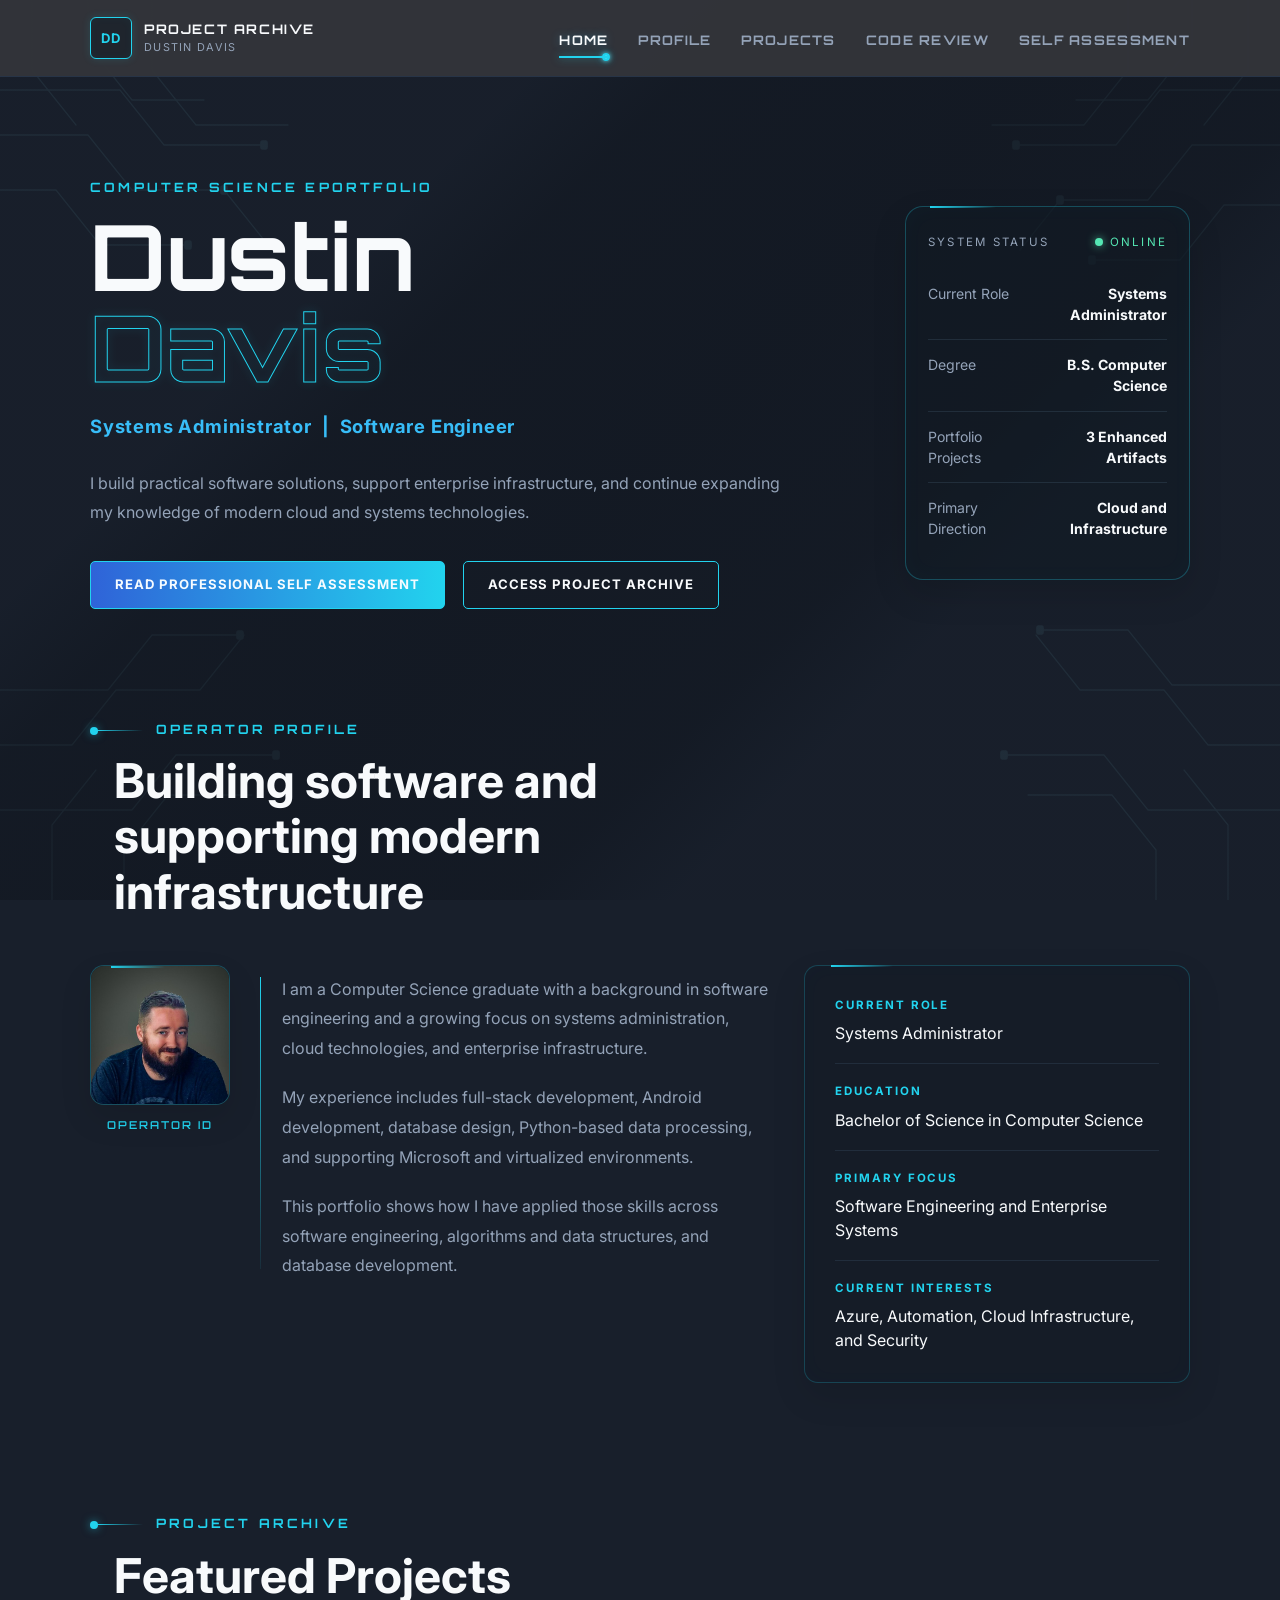
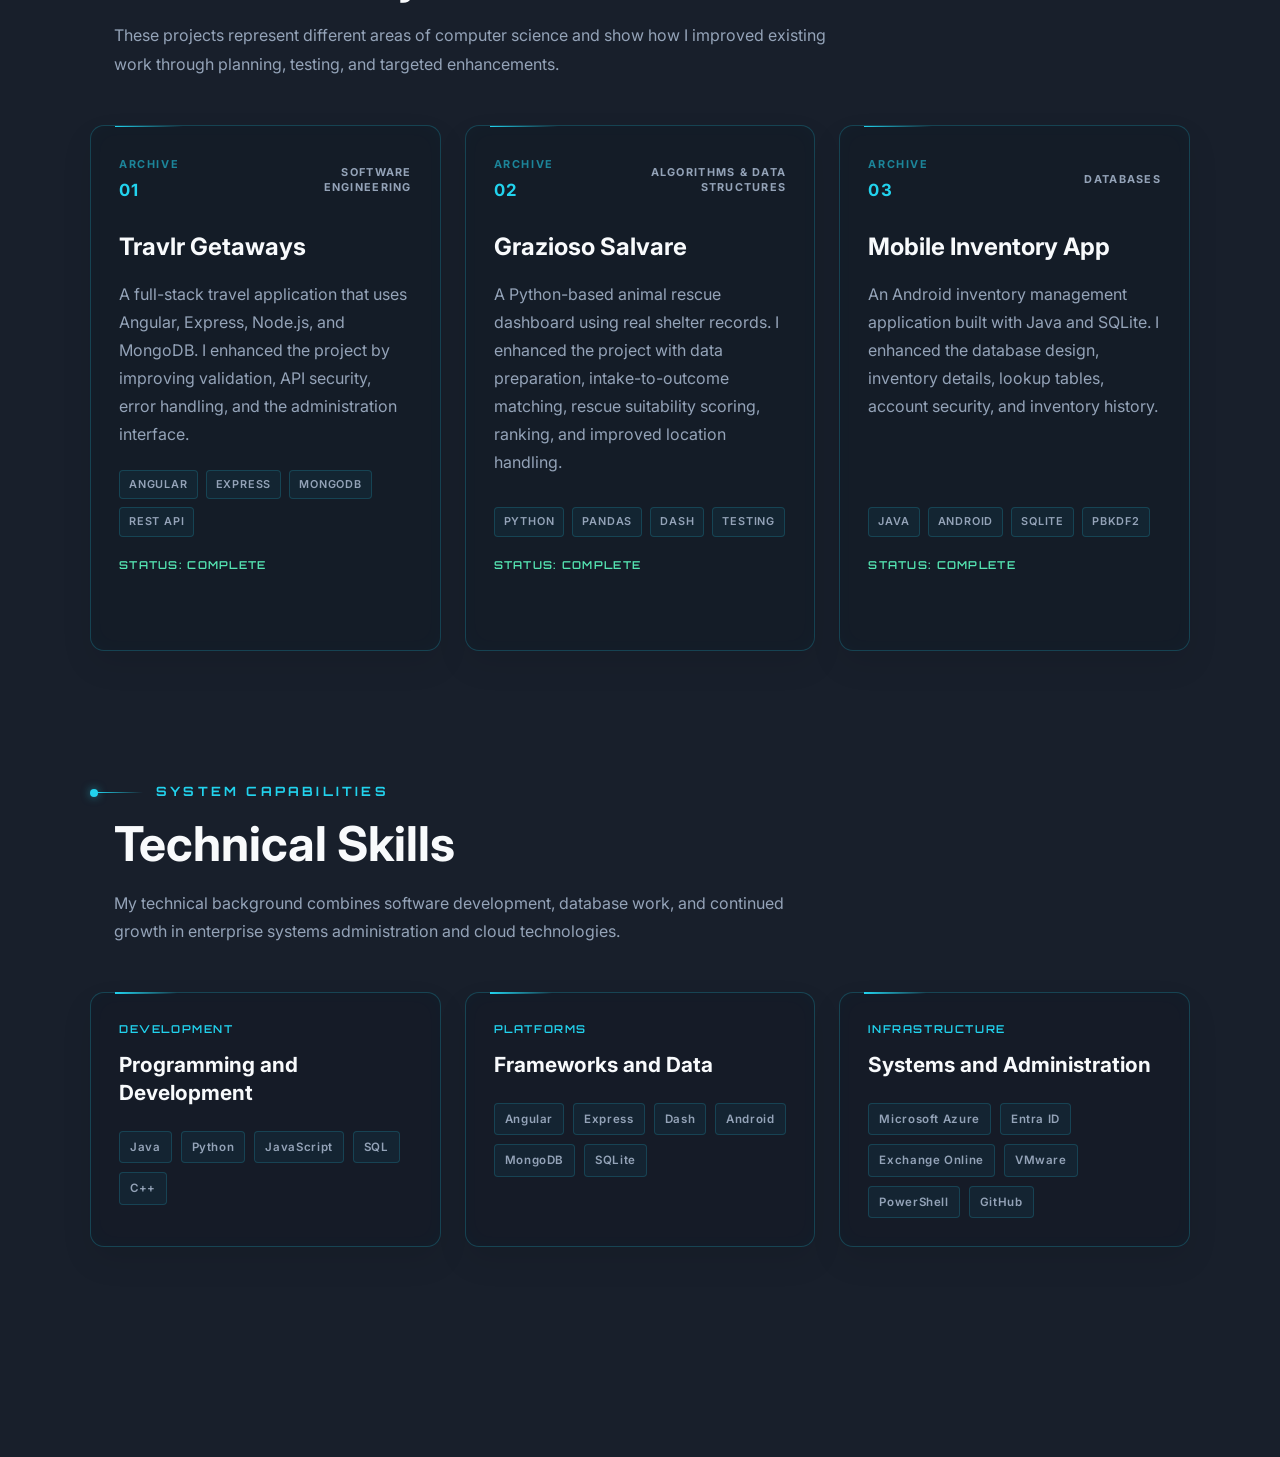
<file: index.html>
<!DOCTYPE html>
<html lang="en">

<head>
    <meta charset="UTF-8">
    <meta name="viewport" content="width=device-width, initial-scale=1.0">

    <title>Dustin Davis | Project Archive</title>

    <link rel="preconnect" href="https://fonts.googleapis.com">
    <link rel="preconnect" href="https://fonts.gstatic.com" crossorigin>

    <link
        href="https://fonts.googleapis.com/css2?family=Inter:wght@400;500;600;700&family=Orbitron:wght@500;600;700&display=swap"
        rel="stylesheet">

    <link rel="stylesheet" href="assets/css/styles.css">
    <link rel="stylesheet" href="assets/css/home.css">
</head>

<body>


    <!--================================================
        Main Navigation

        Shared navigation used to move through the
        main sections of the portfolio.
    ================================================-->

    <!-- #region MAIN NAVIGATION -->

    <header class="site-header">
        <div class="header-content">

            <!-- Project Archive branding stays visible across every page -->
            <a class="site-brand" href="index.html" aria-label="Project Archive home">

                <span class="brand-mark">
                    DD
                </span>

                <span class="brand-copy">

                    <strong>
                        Project Archive
                    </strong>

                    <span>
                        Dustin Davis
                    </span>

                </span>

            </a>

            <!-- Primary links for the main portfolio sections -->
            <nav class="main-navigation" aria-label="Main navigation">

                <a class="navigation-link active" href="index.html">
                    Home
                </a>

                <a class="navigation-link" href="#profile">
                    Profile
                </a>

                <a class="navigation-link" href="#projects">
                    Projects
                </a>

                <a class="navigation-link" href="code-review.html">
                    Code Review
                </a>

                <a class="navigation-link" href="self-assessment.html">
                    Self Assessment
                </a>

            </nav>

        </div>
    </header>

    <!-- #endregion -->


    <!-- Main content for the home page -->
    <main class="site-shell">


        <!--================================================
            Home Page Introduction

            This section introduces who I am before
            directing visitors into the project archive.
        ================================================-->

        <!-- #region HOME PAGE INTRODUCTION -->

        <section class="hero-section">

            <div class="hero-content">

                <p class="system-label">
                    Computer Science ePortfolio
                </p>

                <h1 class="hero-name">
                    <span class="hero-first-name">Dustin</span>
                    <span class="hero-last-name" data-text="Davis">Davis</span>
                </h1>

                <p class="hero-roles">
                    Systems Administrator
                    <span aria-hidden="true">|</span>
                    Software Engineer
                </p>

                <p class="intro-text">
                    I build practical software solutions, support enterprise
                    infrastructure, and continue expanding my knowledge of modern
                    cloud and systems technologies.
                </p>

                <!-- These buttons connect to the main portfolio sections -->
                <div class="hero-actions">

                    <a class="primary-button" href="self-assessment.html">
                        Read Professional Self Assessment
                    </a>

                    <a class="secondary-button" href="#projects">
                        Access Project Archive
                    </a>

                </div>

            </div>

            <aside class="system-status-panel">

                <div class="status-header">

                    <p class="status-label">
                        System Status
                    </p>

                    <p class="status-online">
                        <span class="status-indicator" aria-hidden="true"></span>
                        Online
                    </p>

                </div>

                <div class="status-item">

                    <span class="status-key">
                        Current Role
                    </span>

                    <strong class="status-value">
                        Systems Administrator
                    </strong>

                </div>

                <div class="status-item">

                    <span class="status-key">
                        Degree
                    </span>

                    <strong class="status-value">
                        B.S. Computer Science
                    </strong>

                </div>

                <div class="status-item">

                    <span class="status-key">
                        Portfolio Projects
                    </span>

                    <strong class="status-value">
                        3 Enhanced Artifacts
                    </strong>

                </div>

                <div class="status-item">

                    <span class="status-key">
                        Primary Direction
                    </span>

                    <strong class="status-value">
                        Cloud and Infrastructure
                    </strong>

                </div>

            </aside>

        </section>

        <!-- #endregion -->


        <!--================================================
            Operator Profile

            This section gives visitors a quick overview
            of my background, experience, and current goals.
        ================================================-->

        <!-- #region OPERATOR PROFILE -->

        <section class="profile-section" id="profile">

            <div class="section-heading">

                <p class="system-label">
                    Operator Profile
                </p>

                <h2>
                    Building software and supporting modern infrastructure
                </h2>

            </div>


            <div class="profile-grid">

                <!-- Profile image adds a personal element to the operator overview -->
                <div class="profile-image-panel">

                    <div class="profile-image-frame">

                        <img class="profile-image" src="assets/images/dustin-profile.jpg" alt="Dustin Davis">

                    </div>

                    <p class="profile-image-label">
                        Operator ID
                    </p>

                </div>

                <!-- Main profile summary -->
                <div class="profile-summary">

                    <p>
                        I am a Computer Science graduate with a background in
                        software engineering and a growing focus on systems
                        administration, cloud technologies, and enterprise
                        infrastructure.
                    </p>

                    <p>
                        My experience includes full-stack development, Android
                        development, database design, Python-based data
                        processing, and supporting Microsoft and virtualized
                        environments.
                    </p>

                    <p>
                        This portfolio shows how I have applied those skills
                        across software engineering, algorithms and data
                        structures, and database development.
                    </p>

                </div>


                <!-- Quick details make the profile easier to scan -->
                <div class="profile-details">

                    <div class="profile-item">
                        <span class="profile-label">
                            Current Role
                        </span>

                        <span class="profile-value">
                            Systems Administrator
                        </span>
                    </div>


                    <div class="profile-item">
                        <span class="profile-label">
                            Education
                        </span>

                        <span class="profile-value">
                            Bachelor of Science in Computer Science
                        </span>
                    </div>


                    <div class="profile-item">
                        <span class="profile-label">
                            Primary Focus
                        </span>

                        <span class="profile-value">
                            Software Engineering and Enterprise Systems
                        </span>
                    </div>


                    <div class="profile-item">
                        <span class="profile-label">
                            Current Interests
                        </span>

                        <span class="profile-value">
                            Azure, Automation, Cloud Infrastructure, and Security
                        </span>
                    </div>

                </div>

            </div>

        </section>

        <!-- #endregion -->


        <!--================================================
            Project Archive

            These cards provide a quick overview of the
            three projects included in the final portfolio.
        ================================================-->

        <!-- #region PROJECT ARCHIVE -->

        <section class="projects-section" id="projects">

            <div class="section-heading">

                <p class="system-label">
                    Project Archive
                </p>

                <h2>
                    Featured Projects
                </h2>

                <p class="section-description">
                    These projects represent different areas of computer
                    science and show how I improved existing work through
                    planning, testing, and targeted enhancements.
                </p>

            </div>


            <div class="project-grid">


                <!-- Artifact One -->
                <a class="project-card-link" href="projects/travlr.html">

                    <article class="project-card">

                        <div class="project-card-header">

                            <span class="project-number">
                                01
                            </span>

                            <span class="project-category">
                                Software Engineering
                            </span>

                        </div>

                        <h3>
                            Travlr Getaways
                        </h3>

                        <p>
                            A full-stack travel application that uses Angular,
                            Express, Node.js, and MongoDB. I enhanced the project
                            by improving validation, API security, error handling,
                            and the administration interface.
                        </p>

                        <div class="project-tags">
                            <span class="project-tag">Angular</span>
                            <span class="project-tag">Express</span>
                            <span class="project-tag">MongoDB</span>
                            <span class="project-tag">REST API</span>
                        </div>

                        <div class="project-status">
                            Status: Complete
                        </div>

                        <span class="project-card-action">
                            View Project
                        </span>

                    </article>

                </a>


                <!-- Artifact Two -->
                <a class="project-card-link" href="projects/grazioso.html">

                    <article class="project-card">

                        <div class="project-card-header">

                            <span class="project-number">
                                02
                            </span>

                            <span class="project-category">
                                Algorithms &amp; Data Structures
                            </span>

                        </div>

                        <h3>
                            Grazioso Salvare
                        </h3>

                        <p>
                            A Python-based animal rescue dashboard using real
                            shelter records. I enhanced the project with data
                            preparation, intake-to-outcome matching, rescue
                            suitability scoring, ranking, and improved location
                            handling.
                        </p>

                        <div class="project-tags">
                            <span class="project-tag">Python</span>
                            <span class="project-tag">Pandas</span>
                            <span class="project-tag">Dash</span>
                            <span class="project-tag">Testing</span>
                        </div>

                        <div class="project-status">
                            Status: Complete
                        </div>

                        <span class="project-card-action">
                            View Project
                        </span>

                    </article>

                </a>


                <!-- Artifact Three -->
                <a class="project-card-link" href="projects/mobile.html">

                    <article class="project-card">

                        <div class="project-card-header">

                            <span class="project-number">
                                03
                            </span>

                            <span class="project-category">
                                Databases
                            </span>

                        </div>

                        <h3>
                            Mobile Inventory App
                        </h3>

                        <p>
                            An Android inventory management application built with
                            Java and SQLite. I enhanced the database design,
                            inventory details, lookup tables, account security,
                            and inventory history.
                        </p>

                        <div class="project-tags">
                            <span class="project-tag">Java</span>
                            <span class="project-tag">Android</span>
                            <span class="project-tag">SQLite</span>
                            <span class="project-tag">PBKDF2</span>
                        </div>

                        <div class="project-status">
                            Status: Complete
                        </div>

                        <span class="project-card-action">
                            View Project
                        </span>

                    </article>

                </a>

            </div>

        </section>

        <!-- #endregion -->

        <!--================================================
            Technical Skills

            This section gives visitors a quick view of the
            main technologies and tools I have worked with.
        ================================================-->

        <!-- #region TECHNICAL SKILLS -->

        <section class="skills-section">

            <div class="section-heading">

                <p class="system-label">
                    System Capabilities
                </p>

                <h2>
                    Technical Skills
                </h2>

                <p class="section-description">
                    My technical background combines software development,
                    database work, and continued growth in enterprise systems
                    administration and cloud technologies.
                </p>

            </div>


            <div class="skills-grid">

                <!-- Programming languages and development tools -->
                <article class="skill-card">

                    <p class="skill-card-label">
                        Development
                    </p>

                    <h3>
                        Programming and Development
                    </h3>

                    <div class="skill-tags">

                        <span class="skill-tag">Java</span>
                        <span class="skill-tag">Python</span>
                        <span class="skill-tag">JavaScript</span>
                        <span class="skill-tag">SQL</span>
                        <span class="skill-tag">C++</span>

                    </div>

                </article>


                <!-- Frameworks, applications, and database technologies -->
                <article class="skill-card">

                    <p class="skill-card-label">
                        Platforms
                    </p>

                    <h3>
                        Frameworks and Data
                    </h3>

                    <div class="skill-tags">

                        <span class="skill-tag">Angular</span>
                        <span class="skill-tag">Express</span>
                        <span class="skill-tag">Dash</span>
                        <span class="skill-tag">Android</span>
                        <span class="skill-tag">MongoDB</span>
                        <span class="skill-tag">SQLite</span>

                    </div>

                </article>


                <!-- Technologies used in systems administration work -->
                <article class="skill-card">

                    <p class="skill-card-label">
                        Infrastructure
                    </p>

                    <h3>
                        Systems and Administration
                    </h3>

                    <div class="skill-tags">

                        <span class="skill-tag">Microsoft Azure</span>
                        <span class="skill-tag">Entra ID</span>
                        <span class="skill-tag">Exchange Online</span>
                        <span class="skill-tag">VMware</span>
                        <span class="skill-tag">PowerShell</span>
                        <span class="skill-tag">GitHub</span>

                    </div>

                </article>

            </div>

        </section>

        <!-- #endregion -->


    </main>


    <!--================================================
        JavaScript

        Shared site functionality is loaded here.
    ================================================-->

    <!-- #region JAVASCRIPT -->

    <script src="assets/js/main.js"></script>

    <!-- #endregion -->


</body>

</html>
</file>
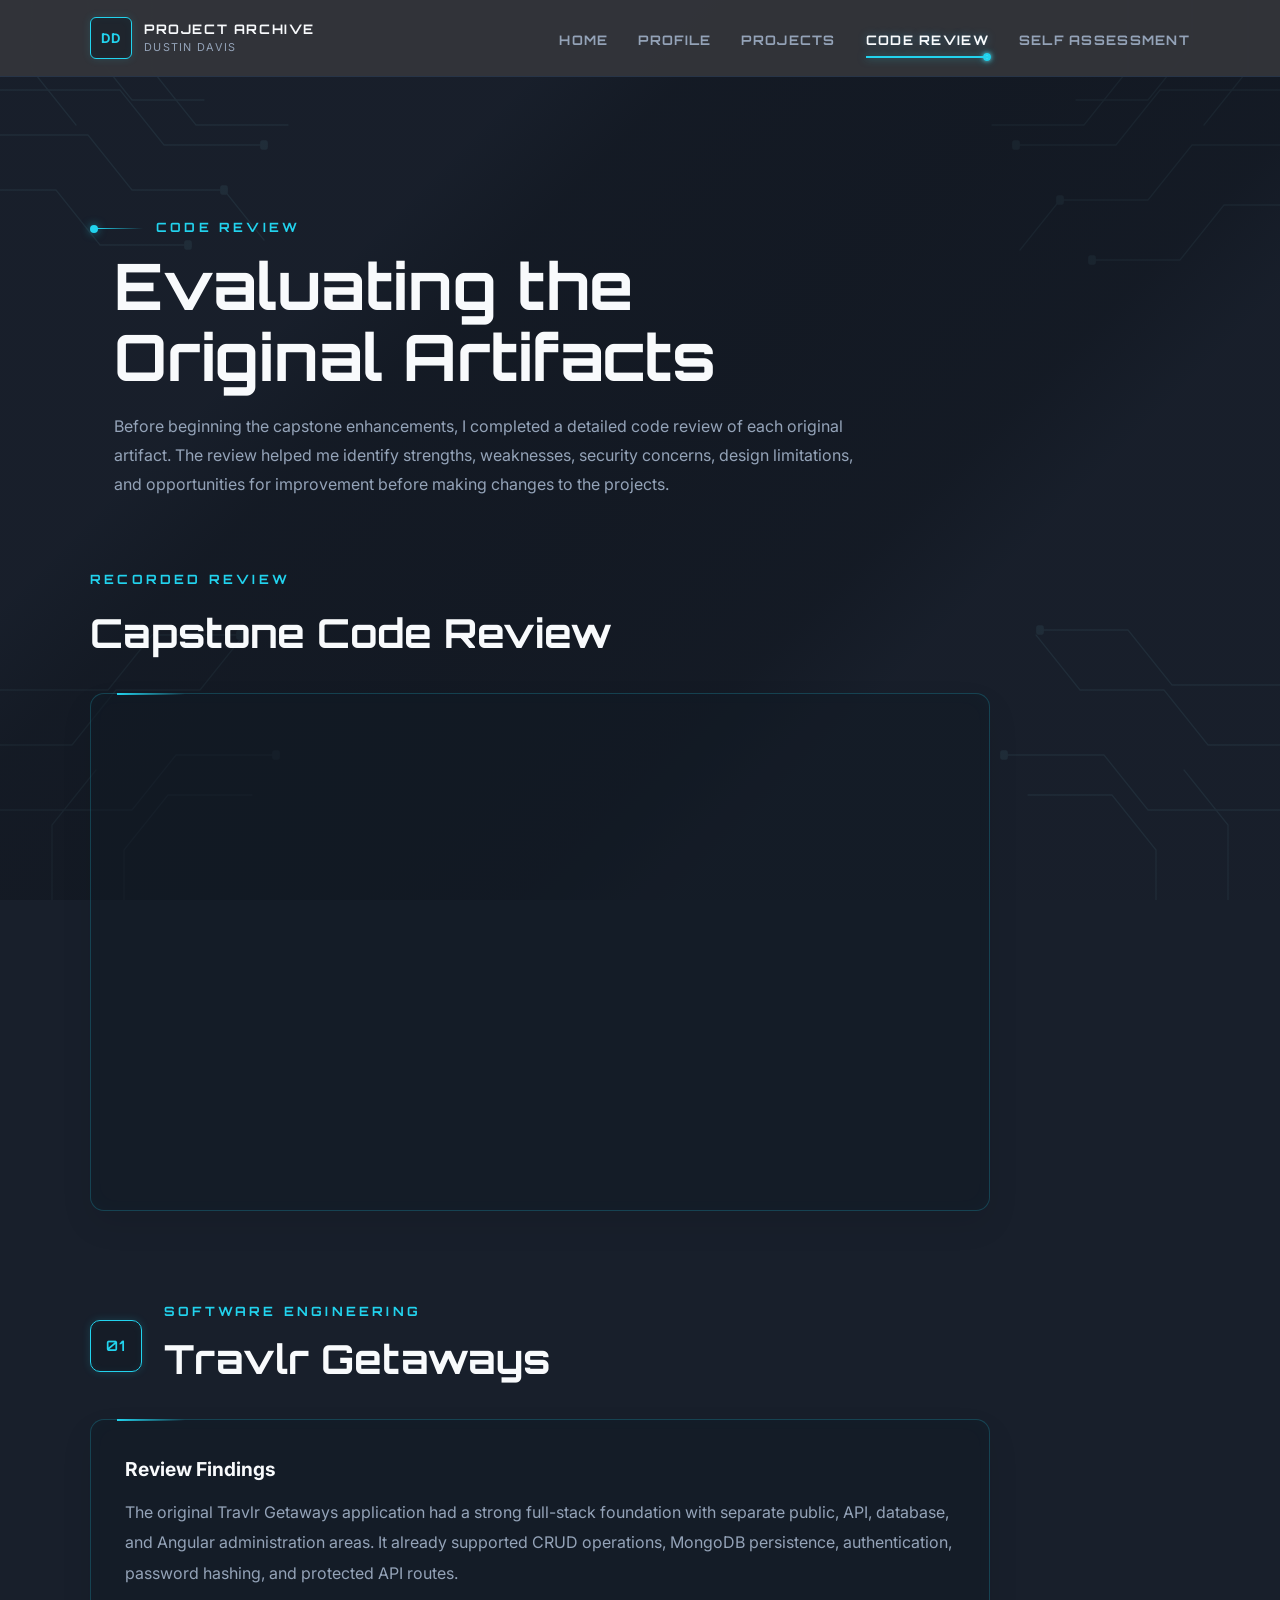
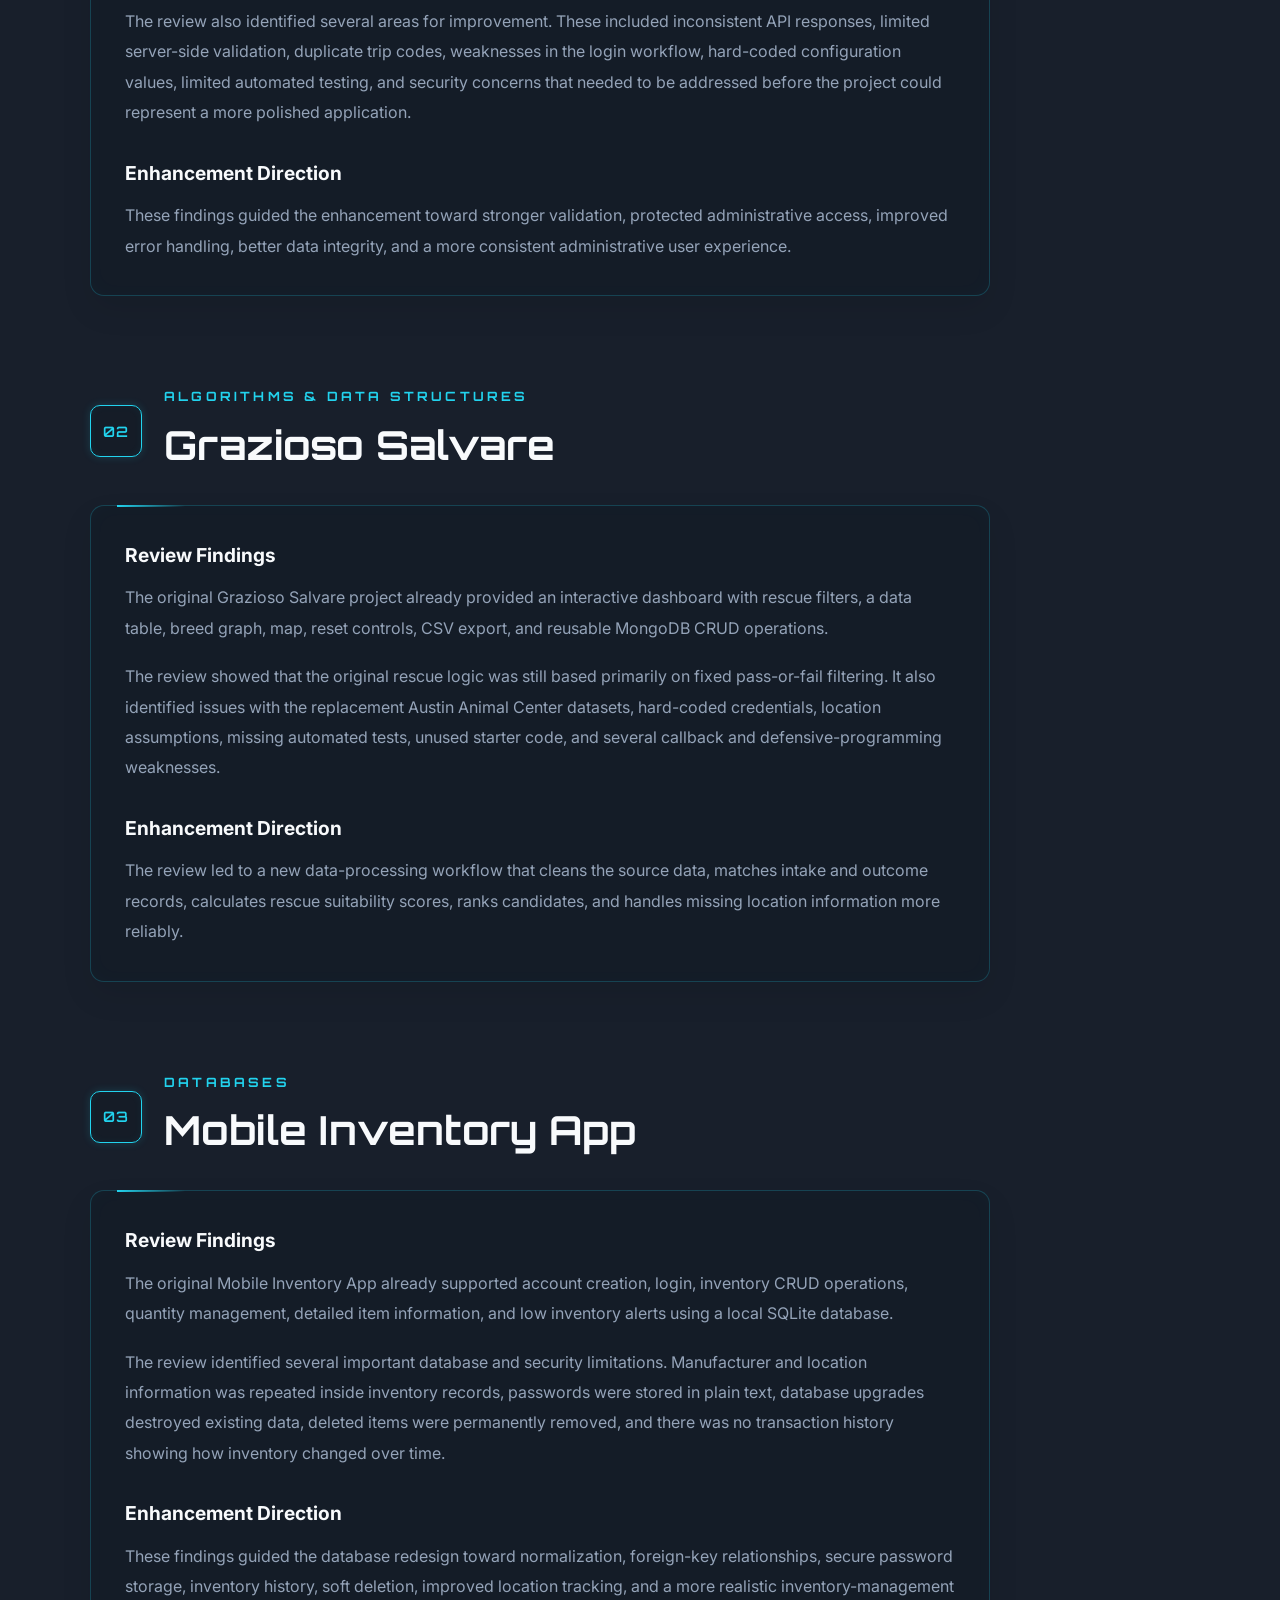
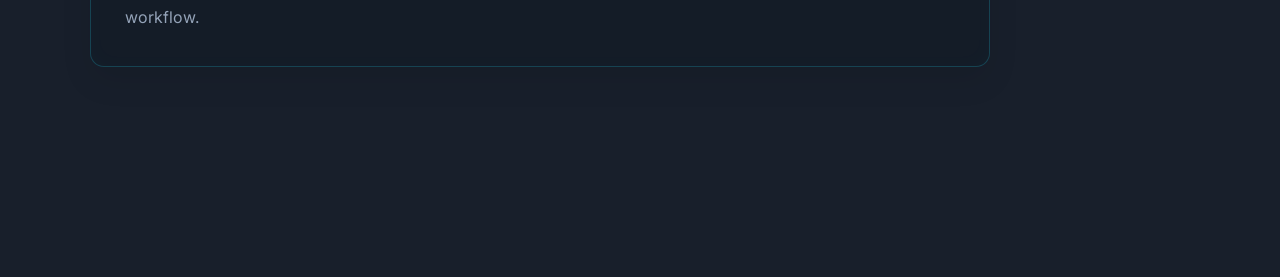
<file: code-review.html>
<!DOCTYPE html>
<html lang="en">

<head>
    <meta charset="UTF-8">
    <meta name="viewport" content="width=device-width, initial-scale=1.0">

    <title>Code Review | Dustin Davis</title>

    <link rel="preconnect" href="https://fonts.googleapis.com">
    <link rel="preconnect" href="https://fonts.gstatic.com" crossorigin>

    <link
        href="https://fonts.googleapis.com/css2?family=Inter:wght@400;500;600;700&family=Orbitron:wght@500;600;700&display=swap"
        rel="stylesheet">

    <link rel="stylesheet" href="assets/css/styles.css">
    <link rel="stylesheet" href="assets/css/code-review.css">
</head>

<body>


    <!--================================================
        Main Navigation

        Shared navigation used across the portfolio.
    ================================================-->

    <!-- #region MAIN NAVIGATION -->

    <header class="site-header">

        <div class="header-content">

            <!-- Project Archive branding stays visible across every page -->
            <a class="site-brand" href="index.html" aria-label="Project Archive home">

                <span class="brand-mark">
                    DD
                </span>

                <span class="brand-copy">

                    <strong>
                        Project Archive
                    </strong>

                    <span>
                        Dustin Davis
                    </span>

                </span>

            </a>


            <!-- Primary links for the main portfolio sections -->
            <nav class="main-navigation" aria-label="Main navigation">

                <a class="navigation-link" href="index.html">
                    Home
                </a>

                <a class="navigation-link" href="index.html#profile">
                    Profile
                </a>

                <a class="navigation-link" href="index.html#projects">
                    Projects
                </a>

                <a class="navigation-link active" href="code-review.html">
                    Code Review
                </a>

                <a class="navigation-link" href="self-assessment.html">
                    Self Assessment
                </a>

            </nav>

        </div>

    </header>

    <!-- #endregion -->


    <main class="site-shell">


        <!--================================================
            Code Review Introduction

            This section explains the purpose of the code
            review and how it guided the capstone enhancements.
        ================================================-->

        <!-- #region CODE REVIEW INTRODUCTION -->

        <section class="code-review-section">

            <div class="section-heading">

                <p class="system-label">
                    Code Review
                </p>

                <h1>
                    Evaluating the Original Artifacts
                </h1>

                <p class="section-description">
                    Before beginning the capstone enhancements, I completed a
                    detailed code review of each original artifact. The review
                    helped me identify strengths, weaknesses, security concerns,
                    design limitations, and opportunities for improvement before
                    making changes to the projects.
                </p>

            </div>

            <!-- #endregion -->


            <!--================================================
                Code Review Video

                The recorded code review walks through the
                original artifacts and planned improvements.
            ================================================-->

            <!-- #region CODE REVIEW VIDEO -->

            <section class="review-video-section">

                <p class="system-label">
                    Recorded Review
                </p>

                <h2>
                    Capstone Code Review
                </h2>

                <div class="code-review-content">

                    <iframe
                        class="code-review-video"
                        src="https://www.youtube.com/embed/n9FA2oyy4iw"
                        title="Milestone One Capstone Code Review"
                        allow="accelerometer; autoplay; clipboard-write; encrypted-media; gyroscope; picture-in-picture; web-share"
                        allowfullscreen>
                    </iframe>

                </div>

            </section>

            <!-- #endregion -->


            <!--================================================
                Travlr Getaways Review

                Main findings from the software engineering
                review of the original Travlr application.
            ================================================-->

            <!-- #region TRAVLR CODE REVIEW -->

            <section class="artifact-review">

                <div class="artifact-review-heading">

                    <span class="review-number">
                        01
                    </span>

                    <div>

                        <p class="system-label">
                            Software Engineering
                        </p>

                        <h2>
                            Travlr Getaways
                        </h2>

                    </div>

                </div>

                <div class="review-panel">

                    <h3>
                        Review Findings
                    </h3>

                    <p>
                        The original Travlr Getaways application had a strong
                        full-stack foundation with separate public, API,
                        database, and Angular administration areas. It already
                        supported CRUD operations, MongoDB persistence,
                        authentication, password hashing, and protected API
                        routes.
                    </p>

                    <p>
                        The review also identified several areas for
                        improvement. These included inconsistent API responses,
                        limited server-side validation, duplicate trip codes,
                        weaknesses in the login workflow, hard-coded
                        configuration values, limited automated testing, and
                        security concerns that needed to be addressed before
                        the project could represent a more polished
                        application.
                    </p>

                    <h3>
                        Enhancement Direction
                    </h3>

                    <p>
                        These findings guided the enhancement toward stronger
                        validation, protected administrative access, improved
                        error handling, better data integrity, and a more
                        consistent administrative user experience.
                    </p>

                </div>

            </section>

            <!-- #endregion -->


            <!--================================================
                Grazioso Salvare Review

                Main findings from the algorithms and data
                structures review of the original dashboard.
            ================================================-->

            <!-- #region GRAZIOSO CODE REVIEW -->

            <section class="artifact-review">

                <div class="artifact-review-heading">

                    <span class="review-number">
                        02
                    </span>

                    <div>

                        <p class="system-label">
                            Algorithms &amp; Data Structures
                        </p>

                        <h2>
                            Grazioso Salvare
                        </h2>

                    </div>

                </div>

                <div class="review-panel">

                    <h3>
                        Review Findings
                    </h3>

                    <p>
                        The original Grazioso Salvare project already provided
                        an interactive dashboard with rescue filters, a data
                        table, breed graph, map, reset controls, CSV export,
                        and reusable MongoDB CRUD operations.
                    </p>

                    <p>
                        The review showed that the original rescue logic was
                        still based primarily on fixed pass-or-fail filtering.
                        It also identified issues with the replacement Austin
                        Animal Center datasets, hard-coded credentials,
                        location assumptions, missing automated tests, unused
                        starter code, and several callback and
                        defensive-programming weaknesses.
                    </p>

                    <h3>
                        Enhancement Direction
                    </h3>

                    <p>
                        The review led to a new data-processing workflow that
                        cleans the source data, matches intake and outcome
                        records, calculates rescue suitability scores, ranks
                        candidates, and handles missing location information
                        more reliably.
                    </p>

                </div>

            </section>

            <!-- #endregion -->


            <!--================================================
                Mobile Inventory App Review

                Main findings from the database review of
                the original Android inventory application.
            ================================================-->

            <!-- #region MOBILE INVENTORY CODE REVIEW -->

            <section class="artifact-review">

                <div class="artifact-review-heading">

                    <span class="review-number">
                        03
                    </span>

                    <div>

                        <p class="system-label">
                            Databases
                        </p>

                        <h2>
                            Mobile Inventory App
                        </h2>

                    </div>

                </div>

                <div class="review-panel">

                    <h3>
                        Review Findings
                    </h3>

                    <p>
                        The original Mobile Inventory App already supported
                        account creation, login, inventory CRUD operations,
                        quantity management, detailed item information, and
                        low inventory alerts using a local SQLite database.
                    </p>

                    <p>
                        The review identified several important database and
                        security limitations. Manufacturer and location
                        information was repeated inside inventory records,
                        passwords were stored in plain text, database upgrades
                        destroyed existing data, deleted items were
                        permanently removed, and there was no transaction
                        history showing how inventory changed over time.
                    </p>

                    <h3>
                        Enhancement Direction
                    </h3>

                    <p>
                        These findings guided the database redesign toward
                        normalization, foreign-key relationships, secure
                        password storage, inventory history, soft deletion,
                        improved location tracking, and a more realistic
                        inventory-management workflow.
                    </p>

                </div>

            </section>

            <!-- #endregion -->


        </section>

    </main>


    <!--================================================
        JavaScript

        Shared site functionality is loaded here.
    ================================================-->

    <!-- #region JAVASCRIPT -->

    <script src="assets/js/main.js"></script>

    <!-- #endregion -->


</body>

</html>
</file>
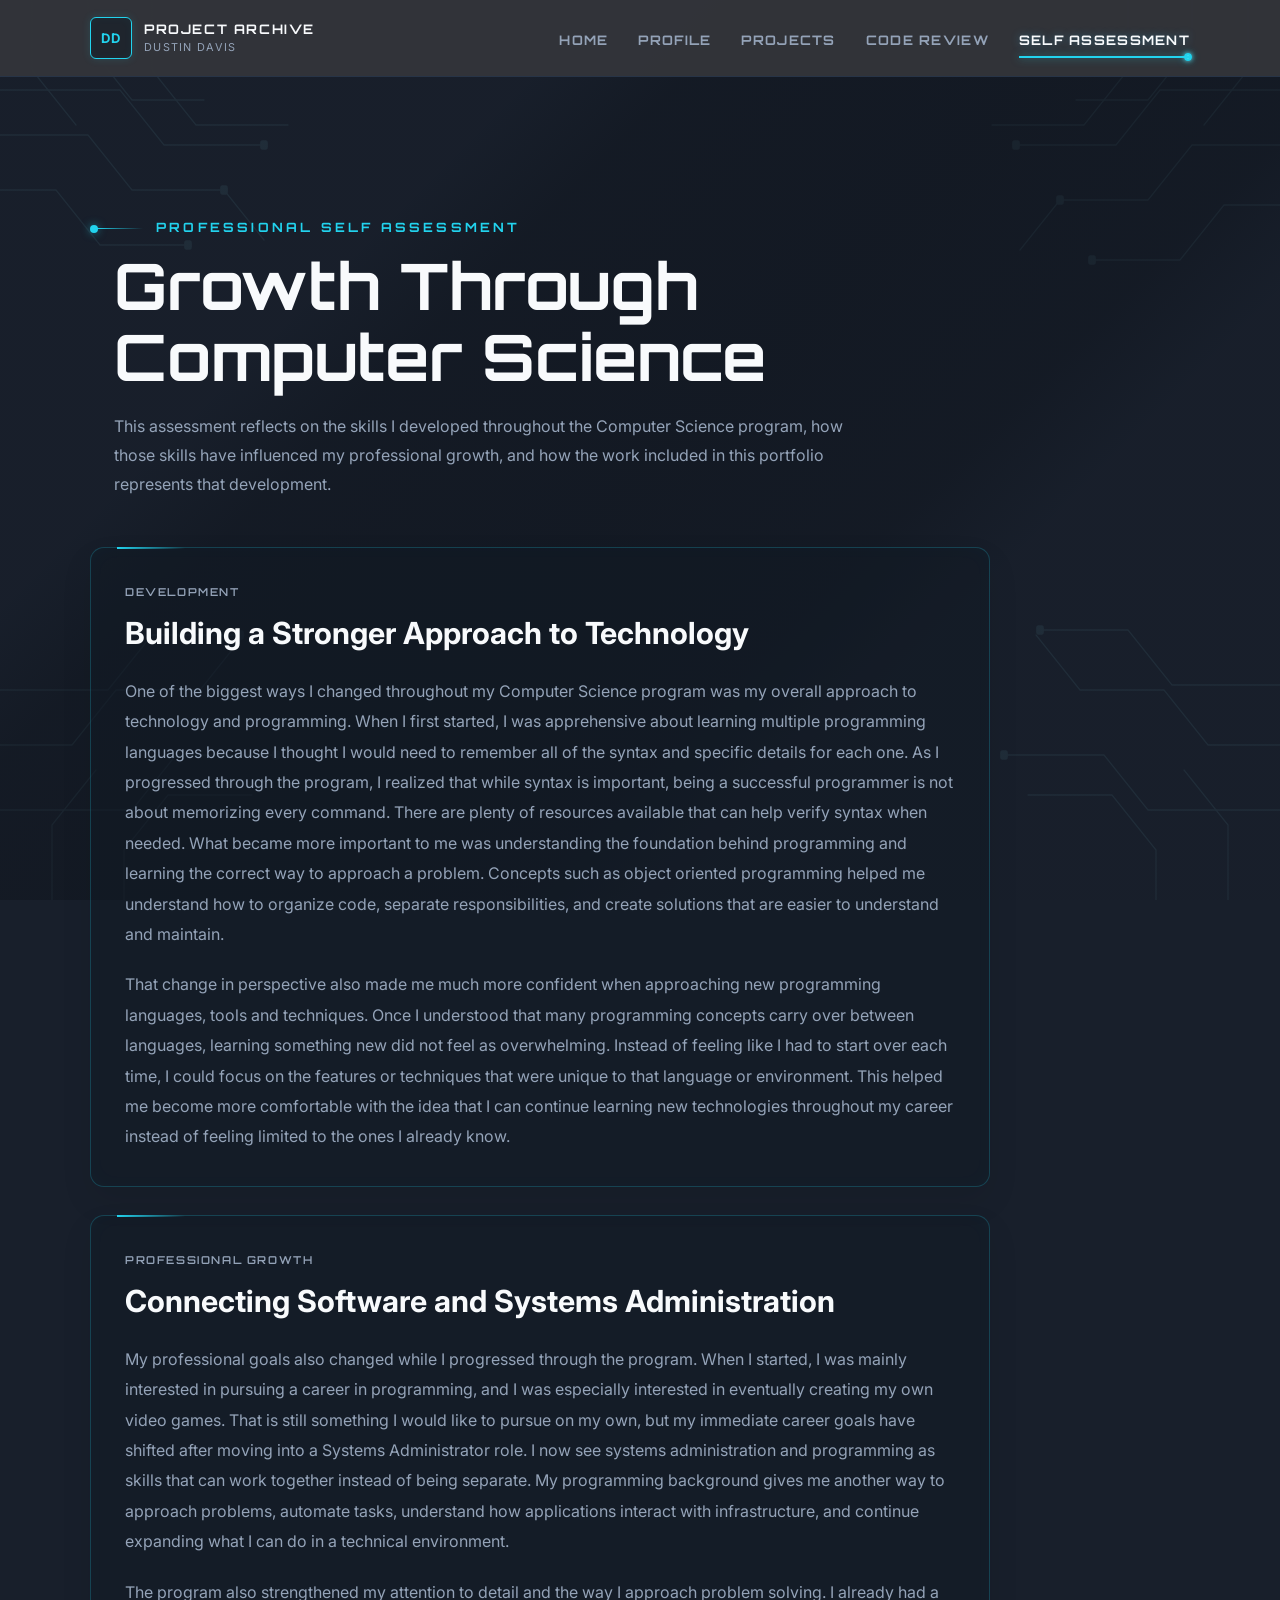
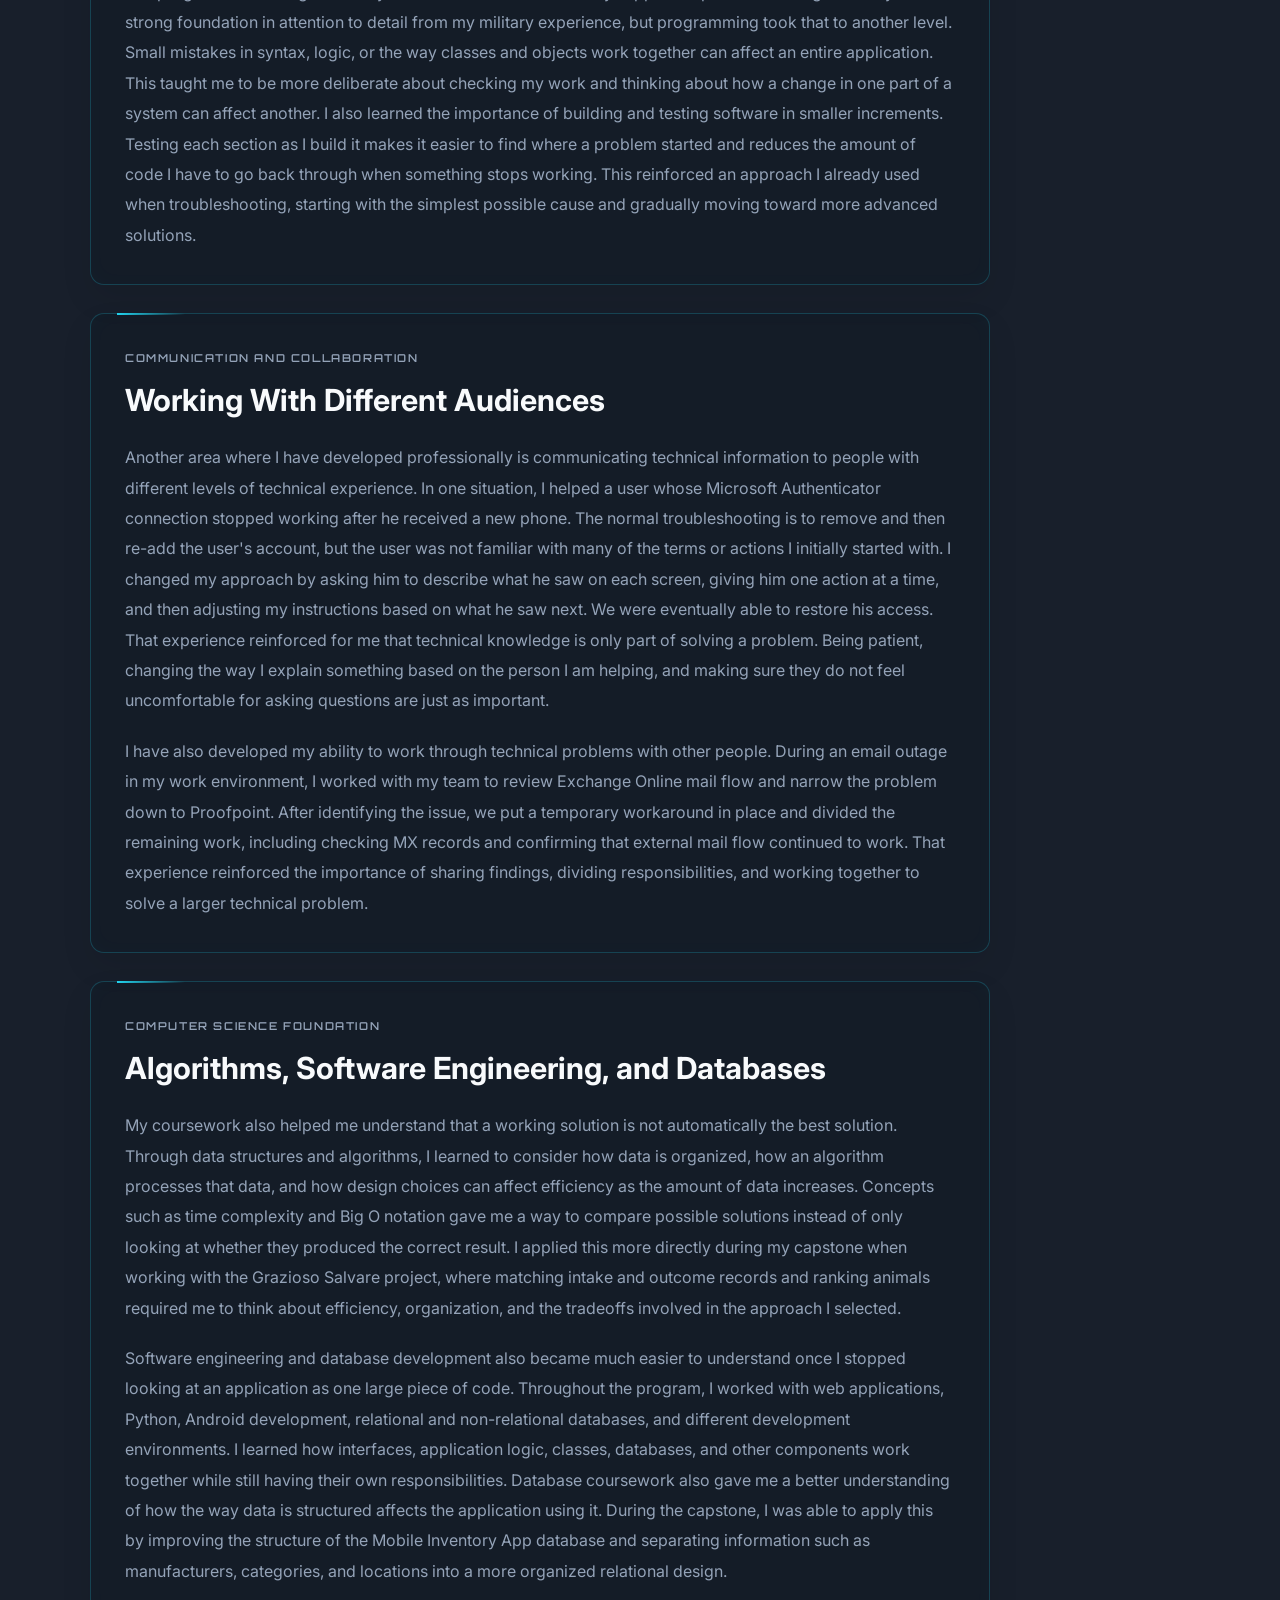
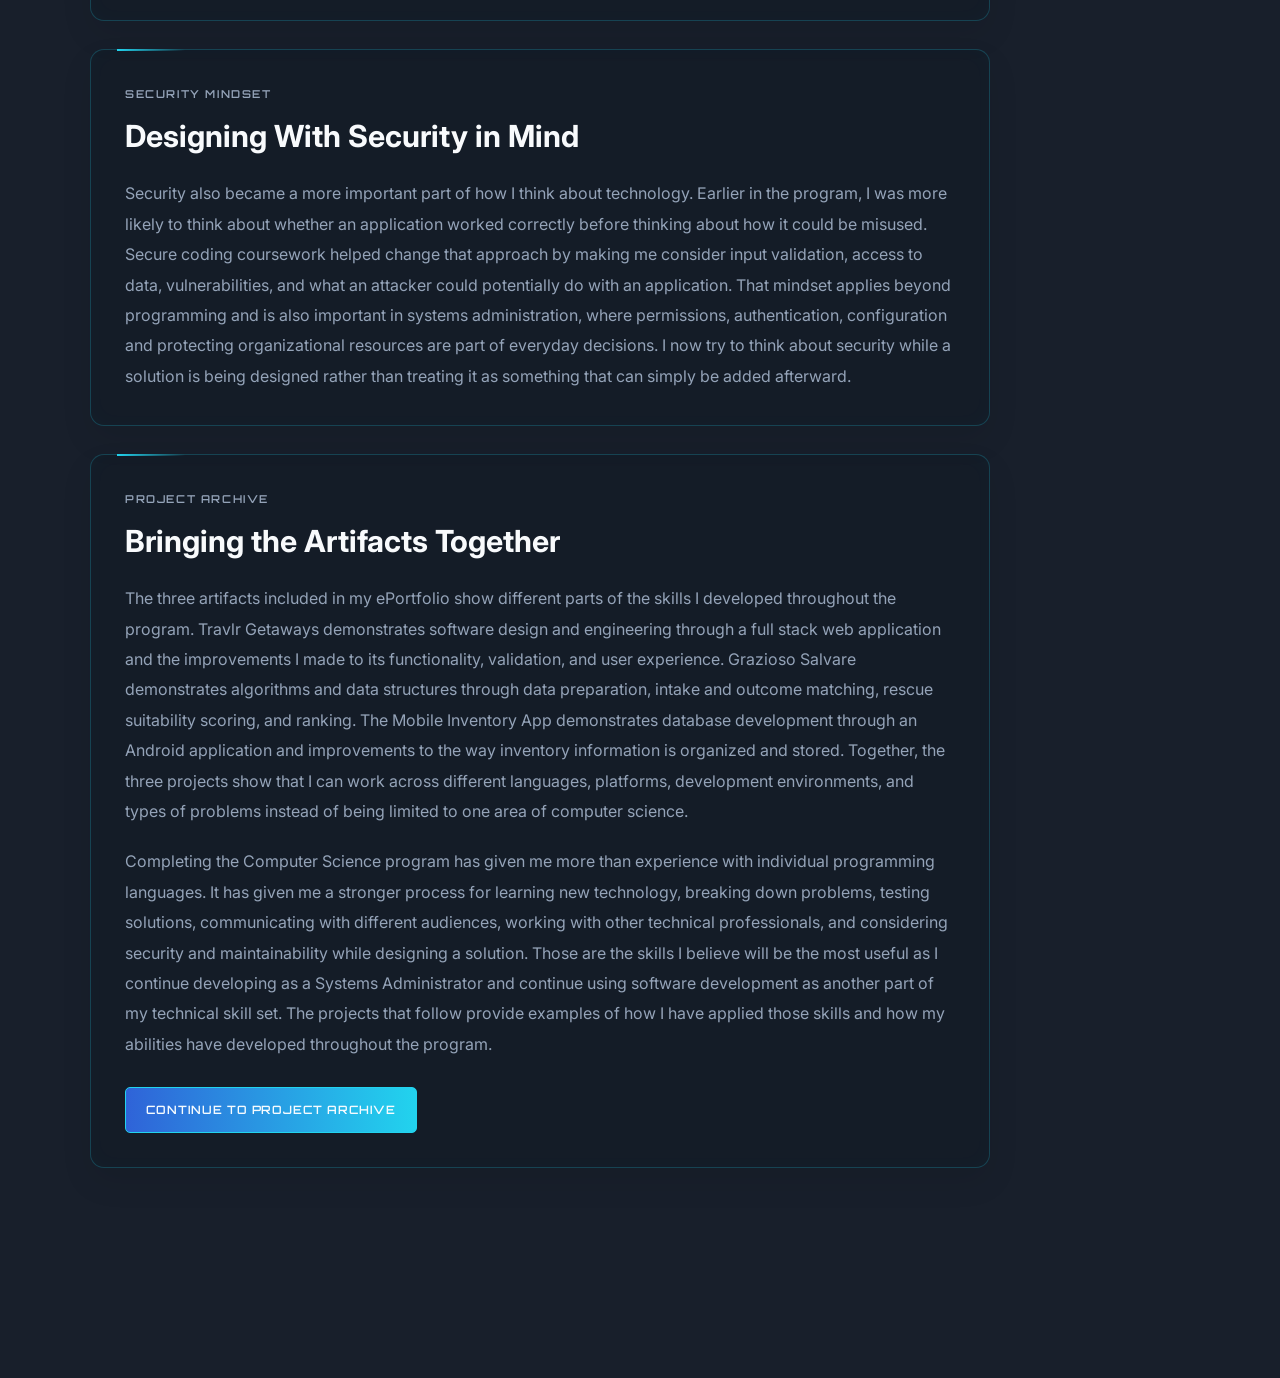
<file: self-assessment.html>
<!DOCTYPE html>
<html lang="en">

<head>
    <meta charset="UTF-8">
    <meta name="viewport" content="width=device-width, initial-scale=1.0">

    <title>Professional Self Assessment | Dustin Davis</title>

    <link rel="preconnect" href="https://fonts.googleapis.com">
    <link rel="preconnect" href="https://fonts.gstatic.com" crossorigin>

    <link
        href="https://fonts.googleapis.com/css2?family=Inter:wght@400;500;600;700&family=Orbitron:wght@500;600;700&display=swap"
        rel="stylesheet">

    <link rel="stylesheet" href="assets/css/styles.css">
    <link rel="stylesheet" href="assets/css/self-assessment.css">
</head>

<body>


    <!--================================================
        Main Navigation

        Shared navigation used to move through the
        main sections of the portfolio.
    ================================================-->

    <!-- #region MAIN NAVIGATION -->

    <header class="site-header">

        <div class="header-content">

            <!-- Project Archive branding stays visible across every page -->
            <a class="site-brand" href="index.html" aria-label="Project Archive home">

                <span class="brand-mark">
                    DD
                </span>

                <span class="brand-copy">

                    <strong>
                        Project Archive
                    </strong>

                    <span>
                        Dustin Davis
                    </span>

                </span>

            </a>


            <!-- Primary links for the main portfolio sections -->
            <nav class="main-navigation" aria-label="Main navigation">

                <a class="navigation-link" href="index.html">
                    Home
                </a>

                <a class="navigation-link" href="index.html#profile">
                    Profile
                </a>

                <a class="navigation-link" href="index.html#projects">
                    Projects
                </a>

                <a class="navigation-link" href="code-review.html">
                    Code Review
                </a>

                <a class="navigation-link active" href="self-assessment.html">
                    Self Assessment
                </a>

            </nav>

        </div>

    </header>

    <!-- #endregion -->


    <main class="site-shell">


        <!--================================================
            Professional Self Assessment

            This section reflects on the skills, growth,
            and professional direction developed throughout
            the Computer Science program.
        ================================================-->

        <!-- #region PROFESSIONAL SELF ASSESSMENT -->

        <section class="assessment-section">

            <div class="section-heading">

                <p class="system-label">
                    Professional Self Assessment
                </p>

                <h1>
                    Growth Through Computer Science
                </h1>

                <p class="section-description">
                    This assessment reflects on the skills I developed
                    throughout the Computer Science program, how those skills
                    have influenced my professional growth, and how the work
                    included in this portfolio represents that development.
                </p>

            </div>


            <div class="assessment-content">


                <!-- Growth in programming and problem solving -->
                <section class="assessment-block">

                    <p class="assessment-label">
                        Development
                    </p>

                    <h2>
                        Building a Stronger Approach to Technology
                    </h2>

                    <p>
                        One of the biggest ways I changed throughout my Computer
                        Science program was my overall approach to technology and
                        programming. When I first started, I was apprehensive
                        about learning multiple programming languages because I
                        thought I would need to remember all of the syntax and
                        specific details for each one. As I progressed through
                        the program, I realized that while syntax is important,
                        being a successful programmer is not about memorizing
                        every command. There are plenty of resources available
                        that can help verify syntax when needed. What became more
                        important to me was understanding the foundation behind
                        programming and learning the correct way to approach a
                        problem. Concepts such as object oriented programming
                        helped me understand how to organize code, separate
                        responsibilities, and create solutions that are easier
                        to understand and maintain.
                    </p>

                    <p>
                        That change in perspective also made me much more
                        confident when approaching new programming languages,
                        tools and techniques. Once I understood that many
                        programming concepts carry over between languages,
                        learning something new did not feel as overwhelming.
                        Instead of feeling like I had to start over each time, I
                        could focus on the features or techniques that were
                        unique to that language or environment. This helped me
                        become more comfortable with the idea that I can
                        continue learning new technologies throughout my career
                        instead of feeling limited to the ones I already know.
                    </p>

                </section>


                <!-- Professional direction and problem solving -->
                <section class="assessment-block">

                    <p class="assessment-label">
                        Professional Growth
                    </p>

                    <h2>
                        Connecting Software and Systems Administration
                    </h2>

                    <p>
                        My professional goals also changed while I progressed
                        through the program. When I started, I was mainly
                        interested in pursuing a career in programming, and I
                        was especially interested in eventually creating my own
                        video games. That is still something I would like to
                        pursue on my own, but my immediate career goals have
                        shifted after moving into a Systems Administrator role.
                        I now see systems administration and programming as
                        skills that can work together instead of being separate.
                        My programming background gives me another way to
                        approach problems, automate tasks, understand how
                        applications interact with infrastructure, and continue
                        expanding what I can do in a technical environment.
                    </p>

                    <p>
                        The program also strengthened my attention to detail and
                        the way I approach problem solving. I already had a
                        strong foundation in attention to detail from my
                        military experience, but programming took that to
                        another level. Small mistakes in syntax, logic, or the
                        way classes and objects work together can affect an
                        entire application. This taught me to be more deliberate
                        about checking my work and thinking about how a change
                        in one part of a system can affect another. I also
                        learned the importance of building and testing software
                        in smaller increments. Testing each section as I build
                        it makes it easier to find where a problem started and
                        reduces the amount of code I have to go back through
                        when something stops working. This reinforced an
                        approach I already used when troubleshooting, starting
                        with the simplest possible cause and gradually moving
                        toward more advanced solutions.
                    </p>

                </section>


                <!-- Communication and collaboration -->
                <section class="assessment-block">

                    <p class="assessment-label">
                        Communication and Collaboration
                    </p>

                    <h2>
                        Working With Different Audiences
                    </h2>

                    <p>
                        Another area where I have developed professionally is
                        communicating technical information to people with
                        different levels of technical experience. In one
                        situation, I helped a user whose Microsoft Authenticator
                        connection stopped working after he received a new
                        phone. The normal troubleshooting is to remove and then
                        re-add the user's account, but the user was not familiar
                        with many of the terms or actions I initially started
                        with. I changed my approach by asking him to describe
                        what he saw on each screen, giving him one action at a
                        time, and then adjusting my instructions based on what
                        he saw next. We were eventually able to restore his
                        access. That experience reinforced for me that technical
                        knowledge is only part of solving a problem. Being
                        patient, changing the way I explain something based on
                        the person I am helping, and making sure they do not
                        feel uncomfortable for asking questions are just as
                        important.
                    </p>

                    <p>
                        I have also developed my ability to work through
                        technical problems with other people. During an email
                        outage in my work environment, I worked with my team to
                        review Exchange Online mail flow and narrow the problem
                        down to Proofpoint. After identifying the issue, we put
                        a temporary workaround in place and divided the
                        remaining work, including checking MX records and
                        confirming that external mail flow continued to work.
                        That experience reinforced the importance of sharing
                        findings, dividing responsibilities, and working
                        together to solve a larger technical problem.
                    </p>

                </section>


                <!-- Algorithms, software engineering, and database development -->
                <section class="assessment-block">

                    <p class="assessment-label">
                        Computer Science Foundation
                    </p>

                    <h2>
                        Algorithms, Software Engineering, and Databases
                    </h2>

                    <p>
                        My coursework also helped me understand that a working
                        solution is not automatically the best solution. Through
                        data structures and algorithms, I learned to consider
                        how data is organized, how an algorithm processes that
                        data, and how design choices can affect efficiency as
                        the amount of data increases. Concepts such as time
                        complexity and Big O notation gave me a way to compare
                        possible solutions instead of only looking at whether
                        they produced the correct result. I applied this more
                        directly during my capstone when working with the
                        Grazioso Salvare project, where matching intake and
                        outcome records and ranking animals required me to think
                        about efficiency, organization, and the tradeoffs
                        involved in the approach I selected.
                    </p>

                    <p>
                        Software engineering and database development also
                        became much easier to understand once I stopped looking
                        at an application as one large piece of code. Throughout
                        the program, I worked with web applications, Python,
                        Android development, relational and non-relational
                        databases, and different development environments. I
                        learned how interfaces, application logic, classes,
                        databases, and other components work together while
                        still having their own responsibilities. Database
                        coursework also gave me a better understanding of how
                        the way data is structured affects the application using
                        it. During the capstone, I was able to apply this by
                        improving the structure of the Mobile Inventory App
                        database and separating information such as
                        manufacturers, categories, and locations into a more
                        organized relational design.
                    </p>

                </section>


                <!-- Security mindset -->
                <section class="assessment-block">

                    <p class="assessment-label">
                        Security Mindset
                    </p>

                    <h2>
                        Designing With Security in Mind
                    </h2>

                    <p>
                        Security also became a more important part of how I
                        think about technology. Earlier in the program, I was
                        more likely to think about whether an application worked
                        correctly before thinking about how it could be misused.
                        Secure coding coursework helped change that approach by
                        making me consider input validation, access to data,
                        vulnerabilities, and what an attacker could potentially
                        do with an application. That mindset applies beyond
                        programming and is also important in systems
                        administration, where permissions, authentication,
                        configuration and protecting organizational resources
                        are part of everyday decisions. I now try to think about
                        security while a solution is being designed rather than
                        treating it as something that can simply be added
                        afterward.
                    </p>

                </section>


                <!-- Summary of the three capstone artifacts -->
                <section class="assessment-block">

                    <p class="assessment-label">
                        Project Archive
                    </p>

                    <h2>
                        Bringing the Artifacts Together
                    </h2>

                    <p>
                        The three artifacts included in my ePortfolio show
                        different parts of the skills I developed throughout
                        the program. Travlr Getaways demonstrates software
                        design and engineering through a full stack web
                        application and the improvements I made to its
                        functionality, validation, and user experience.
                        Grazioso Salvare demonstrates algorithms and data
                        structures through data preparation, intake and outcome
                        matching, rescue suitability scoring, and ranking. The
                        Mobile Inventory App demonstrates database development
                        through an Android application and improvements to the
                        way inventory information is organized and stored.
                        Together, the three projects show that I can work across
                        different languages, platforms, development
                        environments, and types of problems instead of being
                        limited to one area of computer science.
                    </p>

                    <p>
                        Completing the Computer Science program has given me
                        more than experience with individual programming
                        languages. It has given me a stronger process for
                        learning new technology, breaking down problems, testing
                        solutions, communicating with different audiences,
                        working with other technical professionals, and
                        considering security and maintainability while designing
                        a solution. Those are the skills I believe will be the
                        most useful as I continue developing as a Systems
                        Administrator and continue using software development as
                        another part of my technical skill set. The projects
                        that follow provide examples of how I have applied those
                        skills and how my abilities have developed throughout
                        the program.
                    </p>

                    <a class="assessment-project-link" href="index.html#projects">
                        Continue to Project Archive
                    </a>

                </section>

            </div>

        </section>

        <!-- #endregion -->


    </main>


    <!--================================================
        JavaScript

        Shared site functionality is loaded here.
    ================================================-->

    <!-- #region JAVASCRIPT -->

    <script src="assets/js/main.js"></script>

    <!-- #endregion -->


</body>

</html>
</file>
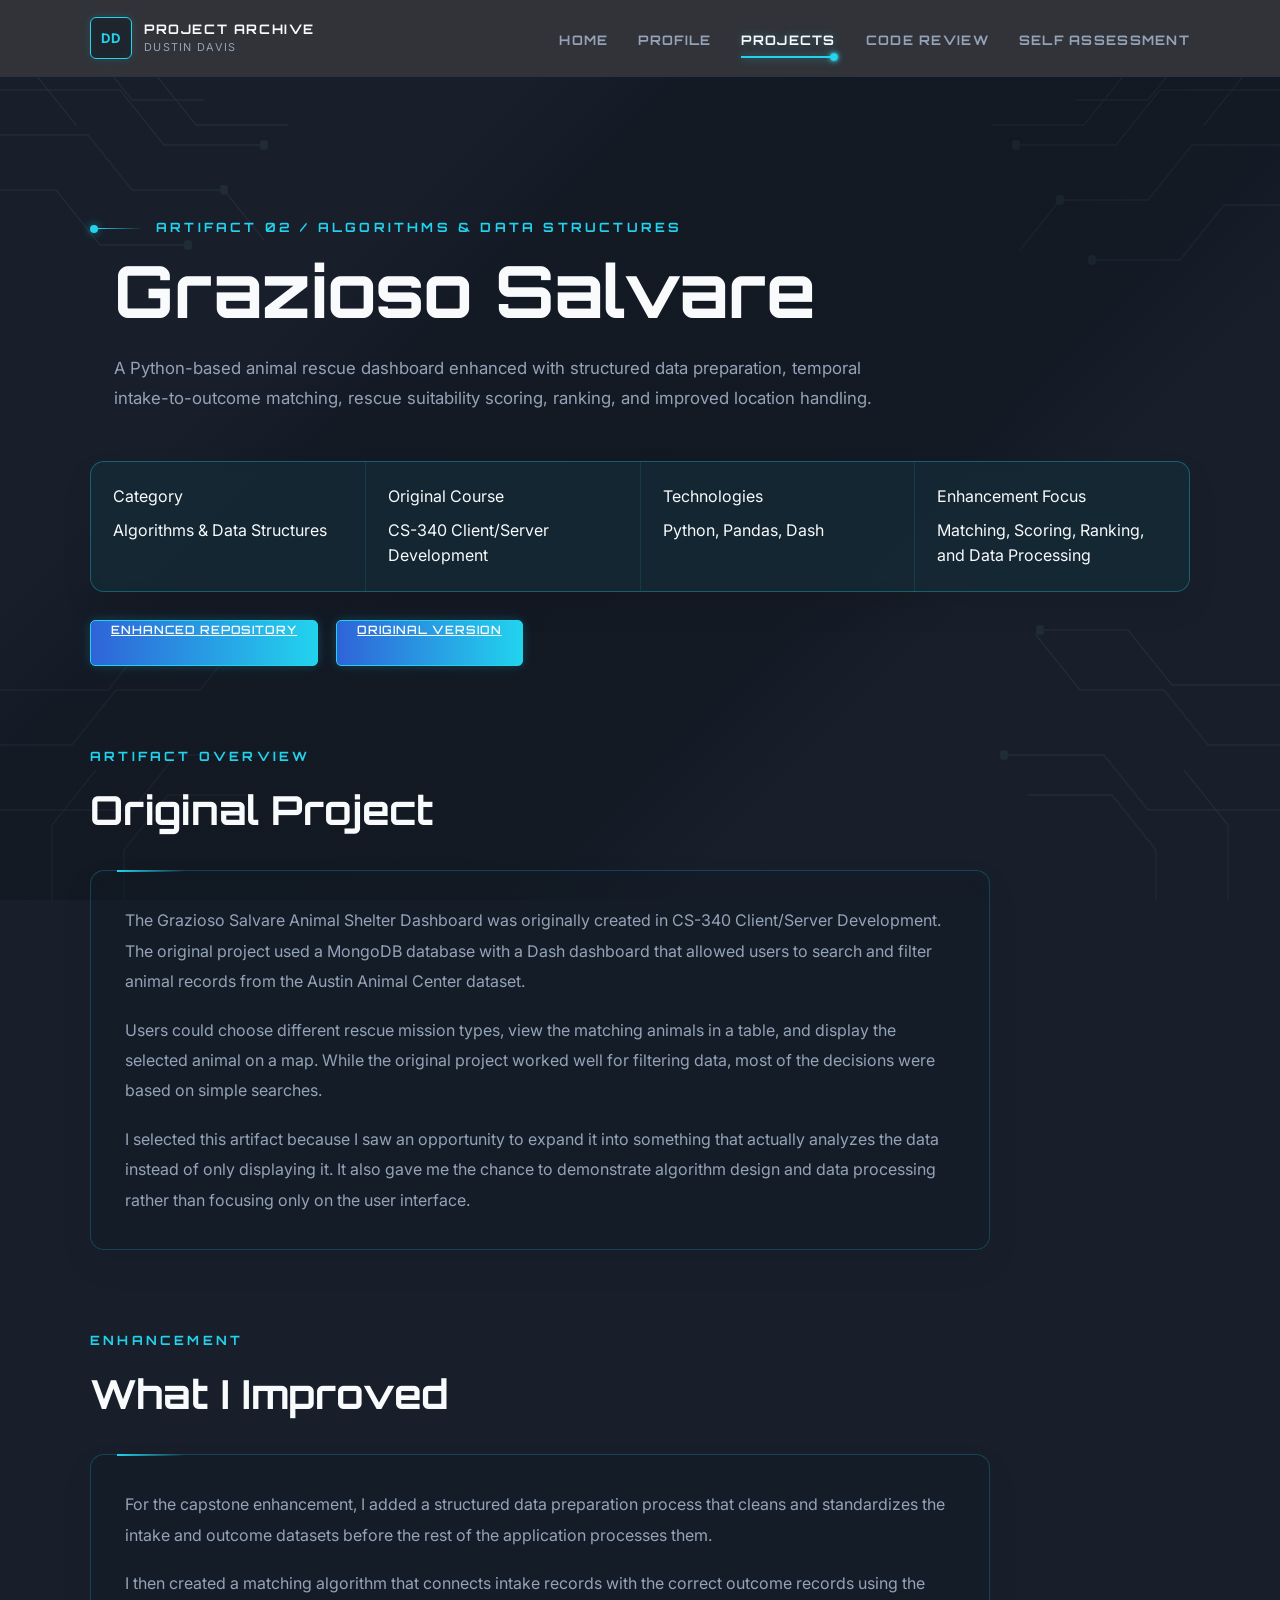
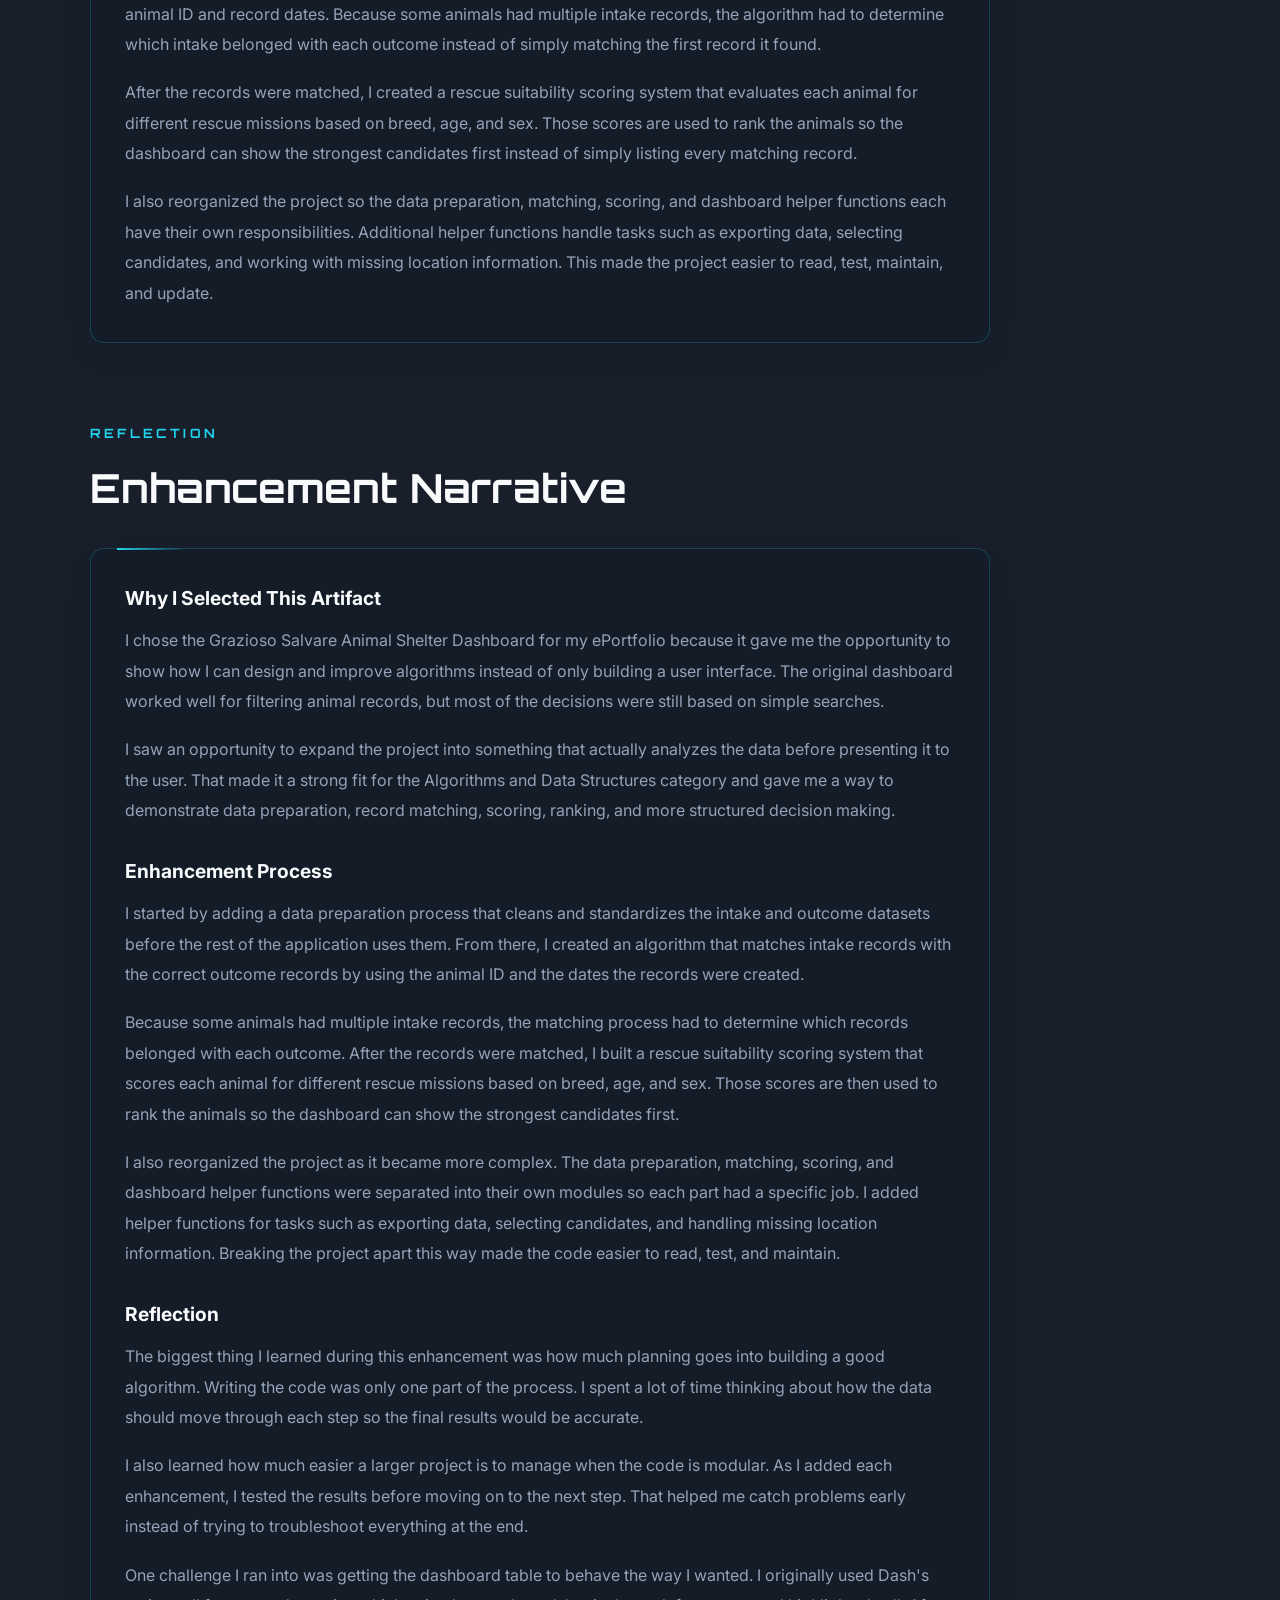
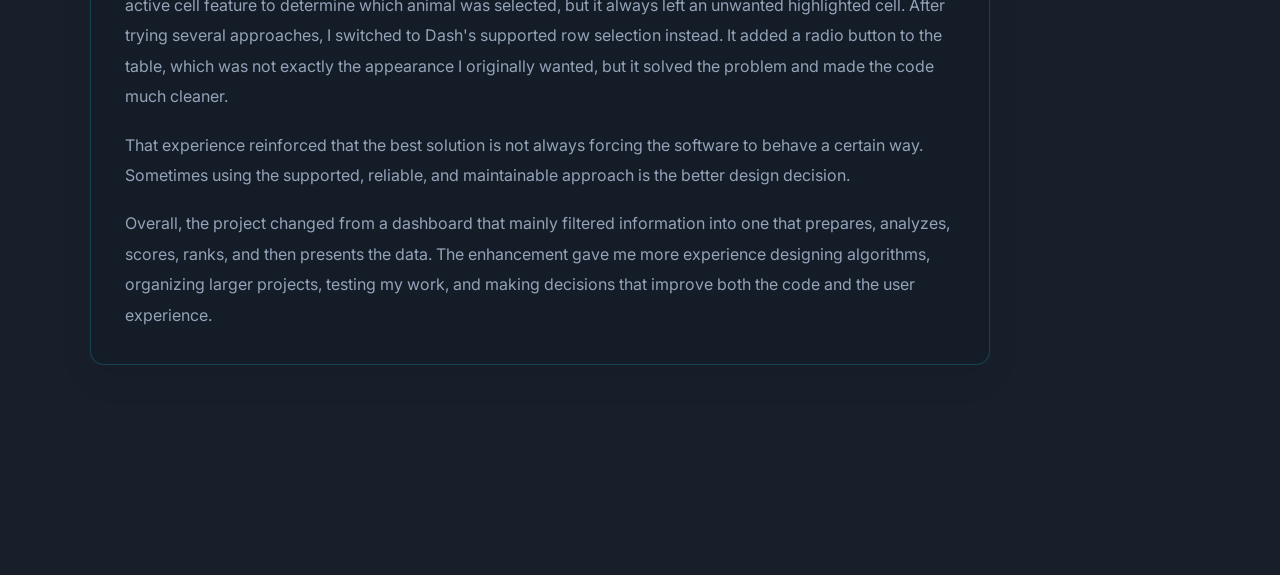
<file: projects/grazioso.html>
<!DOCTYPE html>
<html lang="en">

<head>
    <meta charset="UTF-8">
    <meta name="viewport" content="width=device-width, initial-scale=1.0">

    <title>Grazioso Salvare | Dustin Davis</title>

    <link rel="preconnect" href="https://fonts.googleapis.com">
    <link rel="preconnect" href="https://fonts.gstatic.com" crossorigin>

    <link
        href="https://fonts.googleapis.com/css2?family=Inter:wght@400;500;600;700&family=Orbitron:wght@500;600;700&display=swap"
        rel="stylesheet">

    <link rel="stylesheet" href="../assets/css/styles.css">
    <link rel="stylesheet" href="../assets/css/project.css">
</head>

<body>


    <!--================================================
        Main Navigation

        Shared navigation used across the portfolio.
    ================================================-->

    <!-- #region MAIN NAVIGATION -->

    <header class="site-header">

        <div class="header-content">

            <!-- Project Archive branding stays visible across every page -->
            <a class="site-brand" href="../index.html" aria-label="Project Archive home">

                <span class="brand-mark">
                    DD
                </span>

                <span class="brand-copy">

                    <strong>
                        Project Archive
                    </strong>

                    <span>
                        Dustin Davis
                    </span>

                </span>

            </a>


            <!-- Primary links for the main portfolio sections -->
            <nav class="main-navigation" aria-label="Main navigation">

                <a class="navigation-link" href="../index.html">
                    Home
                </a>

                <a class="navigation-link" href="../index.html#profile">
                    Profile
                </a>

                <a class="navigation-link active" href="../index.html#projects">
                    Projects
                </a>

                <a class="navigation-link" href="../code-review.html">
                    Code Review
                </a>

                <a class="navigation-link" href="../self-assessment.html">
                    Self Assessment
                </a>

            </nav>

        </div>

    </header>

    <!-- #endregion -->


    <main class="site-shell">


        <!--================================================
            Project Introduction

            Main information used to introduce the
            Grazioso Salvare artifact.
        ================================================-->

        <!-- #region PROJECT INTRODUCTION -->

        <section class="project-page">

            <div class="project-page-header">

                <p class="system-label">
                    Artifact 02 / Algorithms &amp; Data Structures
                </p>

                <h1>
                    Grazioso Salvare
                </h1>

                <p class="project-page-summary">
                    A Python-based animal rescue dashboard enhanced with
                    structured data preparation, temporal intake-to-outcome
                    matching, rescue suitability scoring, ranking, and
                    improved location handling.
                </p>

            </div>

            <!-- #endregion -->


            <!--================================================
                Project Overview

                Quick reference information about the
                original project and enhancement focus.
            ================================================-->

            <!-- #region PROJECT OVERVIEW -->

            <div class="project-overview-grid">

                <div class="project-overview-item">

                    <span class="profile-label">
                        Category
                    </span>

                    <span class="profile-value">
                        Algorithms &amp; Data Structures
                    </span>

                </div>


                <div class="project-overview-item">

                    <span class="profile-label">
                        Original Course
                    </span>

                    <span class="profile-value">
                        CS-340 Client/Server Development
                    </span>

                </div>


                <div class="project-overview-item">

                    <span class="profile-label">
                        Technologies
                    </span>

                    <span class="profile-value">
                        Python, Pandas, Dash
                    </span>

                </div>


                <div class="project-overview-item">

                    <span class="profile-label">
                        Enhancement Focus
                    </span>

                    <span class="profile-value">
                        Matching, Scoring, Ranking, and Data Processing
                    </span>

                </div>

            </div>

            <!-- #endregion -->


            <!--================================================
                Project Resources

                Direct links to the source code connected to
                the original and enhanced artifact.
            ================================================-->

            <!-- #region PROJECT RESOURCES -->

            <div class="project-resource-links">

                <a
                    class="primary-button"
                    href="https://github.com/DustinDavis-04/cs499-grazioso-enhancement"
                    target="_blank"
                    rel="noopener noreferrer">
                    Enhanced Repository
                </a>

                <a
                    class="primary-button"
                    href="https://github.com/DustinDavis-04/cs499-grazioso-enhancement/tree/v1.0-original"
                    target="_blank"
                    rel="noopener noreferrer">
                    Original Version
                </a>

            </div>

            <!-- #endregion -->


            <!--================================================
                Original Artifact

                Description of the Grazioso Salvare project
                before the capstone enhancement.
            ================================================-->

            <!-- #region ORIGINAL ARTIFACT -->

            <section class="project-content-section">

                <p class="system-label">
                    Artifact Overview
                </p>

                <h2>
                    Original Project
                </h2>

                <div class="project-content-panel">

                    <p>
                        The Grazioso Salvare Animal Shelter Dashboard was originally created
                        in CS-340 Client/Server Development. The original project used a
                        MongoDB database with a Dash dashboard that allowed users to search
                        and filter animal records from the Austin Animal Center dataset.
                    </p>

                    <p>
                        Users could choose different rescue mission types, view the matching
                        animals in a table, and display the selected animal on a map. While
                        the original project worked well for filtering data, most of the
                        decisions were based on simple searches.
                    </p>

                    <p>
                        I selected this artifact because I saw an opportunity to expand it
                        into something that actually analyzes the data instead of only
                        displaying it. It also gave me the chance to demonstrate algorithm
                        design and data processing rather than focusing only on the user
                        interface.
                    </p>

                </div>

            </section>

            <!-- #endregion -->


            <!--================================================
                Enhancement

                Improvements made to the artifact during
                the capstone.
            ================================================-->

            <!-- #region ENHANCEMENT -->

            <section class="project-content-section">

                <p class="system-label">
                    Enhancement
                </p>

                <h2>
                    What I Improved
                </h2>

                <div class="project-content-panel">

                    <p>
                        For the capstone enhancement, I added a structured data preparation
                        process that cleans and standardizes the intake and outcome datasets
                        before the rest of the application processes them.
                    </p>

                    <p>
                        I then created a matching algorithm that connects intake records with
                        the correct outcome records using the animal ID and record dates.
                        Because some animals had multiple intake records, the algorithm had
                        to determine which intake belonged with each outcome instead of
                        simply matching the first record it found.
                    </p>

                    <p>
                        After the records were matched, I created a rescue suitability
                        scoring system that evaluates each animal for different rescue
                        missions based on breed, age, and sex. Those scores are used to rank
                        the animals so the dashboard can show the strongest candidates first
                        instead of simply listing every matching record.
                    </p>

                    <p>
                        I also reorganized the project so the data preparation, matching,
                        scoring, and dashboard helper functions each have their own
                        responsibilities. Additional helper functions handle tasks such as
                        exporting data, selecting candidates, and working with missing
                        location information. This made the project easier to read, test,
                        maintain, and update.
                    </p>

                </div>

            </section>

            <!-- #endregion -->


            <!--================================================
                Enhancement Narrative

                Final reflection describing the enhancement
                process, challenges, and skills demonstrated.
            ================================================-->

            <!-- #region ENHANCEMENT NARRATIVE -->

            <section class="project-content-section">

                <p class="system-label">
                    Reflection
                </p>

                <h2>
                    Enhancement Narrative
                </h2>

                <div class="project-content-panel">

                    <h3>
                        Why I Selected This Artifact
                    </h3>

                    <p>
                        I chose the Grazioso Salvare Animal Shelter Dashboard for my
                        ePortfolio because it gave me the opportunity to show how I can
                        design and improve algorithms instead of only building a user
                        interface. The original dashboard worked well for filtering animal
                        records, but most of the decisions were still based on simple
                        searches.
                    </p>

                    <p>
                        I saw an opportunity to expand the project into something that
                        actually analyzes the data before presenting it to the user. That
                        made it a strong fit for the Algorithms and Data Structures category
                        and gave me a way to demonstrate data preparation, record matching,
                        scoring, ranking, and more structured decision making.
                    </p>


                    <h3>
                        Enhancement Process
                    </h3>

                    <p>
                        I started by adding a data preparation process that cleans and
                        standardizes the intake and outcome datasets before the rest of the
                        application uses them. From there, I created an algorithm that
                        matches intake records with the correct outcome records by using the
                        animal ID and the dates the records were created.
                    </p>

                    <p>
                        Because some animals had multiple intake records, the matching
                        process had to determine which records belonged with each outcome.
                        After the records were matched, I built a rescue suitability scoring
                        system that scores each animal for different rescue missions based
                        on breed, age, and sex. Those scores are then used to rank the
                        animals so the dashboard can show the strongest candidates first.
                    </p>

                    <p>
                        I also reorganized the project as it became more complex. The data
                        preparation, matching, scoring, and dashboard helper functions were
                        separated into their own modules so each part had a specific job.
                        I added helper functions for tasks such as exporting data, selecting
                        candidates, and handling missing location information. Breaking the
                        project apart this way made the code easier to read, test, and
                        maintain.
                    </p>


                    <h3>
                        Reflection
                    </h3>

                    <p>
                        The biggest thing I learned during this enhancement was how much
                        planning goes into building a good algorithm. Writing the code was
                        only one part of the process. I spent a lot of time thinking about
                        how the data should move through each step so the final results would
                        be accurate.
                    </p>

                    <p>
                        I also learned how much easier a larger project is to manage when the
                        code is modular. As I added each enhancement, I tested the results
                        before moving on to the next step. That helped me catch problems
                        early instead of trying to troubleshoot everything at the end.
                    </p>

                    <p>
                        One challenge I ran into was getting the dashboard table to behave
                        the way I wanted. I originally used Dash's active cell feature to
                        determine which animal was selected, but it always left an unwanted
                        highlighted cell. After trying several approaches, I switched to
                        Dash's supported row selection instead. It added a radio button to
                        the table, which was not exactly the appearance I originally wanted,
                        but it solved the problem and made the code much cleaner.
                    </p>

                    <p>
                        That experience reinforced that the best solution is not always
                        forcing the software to behave a certain way. Sometimes using the
                        supported, reliable, and maintainable approach is the better design
                        decision.
                    </p>

                    <p>
                        Overall, the project changed from a dashboard that mainly filtered
                        information into one that prepares, analyzes, scores, ranks, and then
                        presents the data. The enhancement gave me more experience designing
                        algorithms, organizing larger projects, testing my work, and making
                        decisions that improve both the code and the user experience.
                    </p>

                </div>

            </section>

            <!-- #endregion -->


        </section>

    </main>


    <!--================================================
        JavaScript

        Shared site functionality is loaded here.
    ================================================-->

    <!-- #region JAVASCRIPT -->

    <script src="../assets/js/main.js"></script>

    <!-- #endregion -->


</body>

</html>
</file>
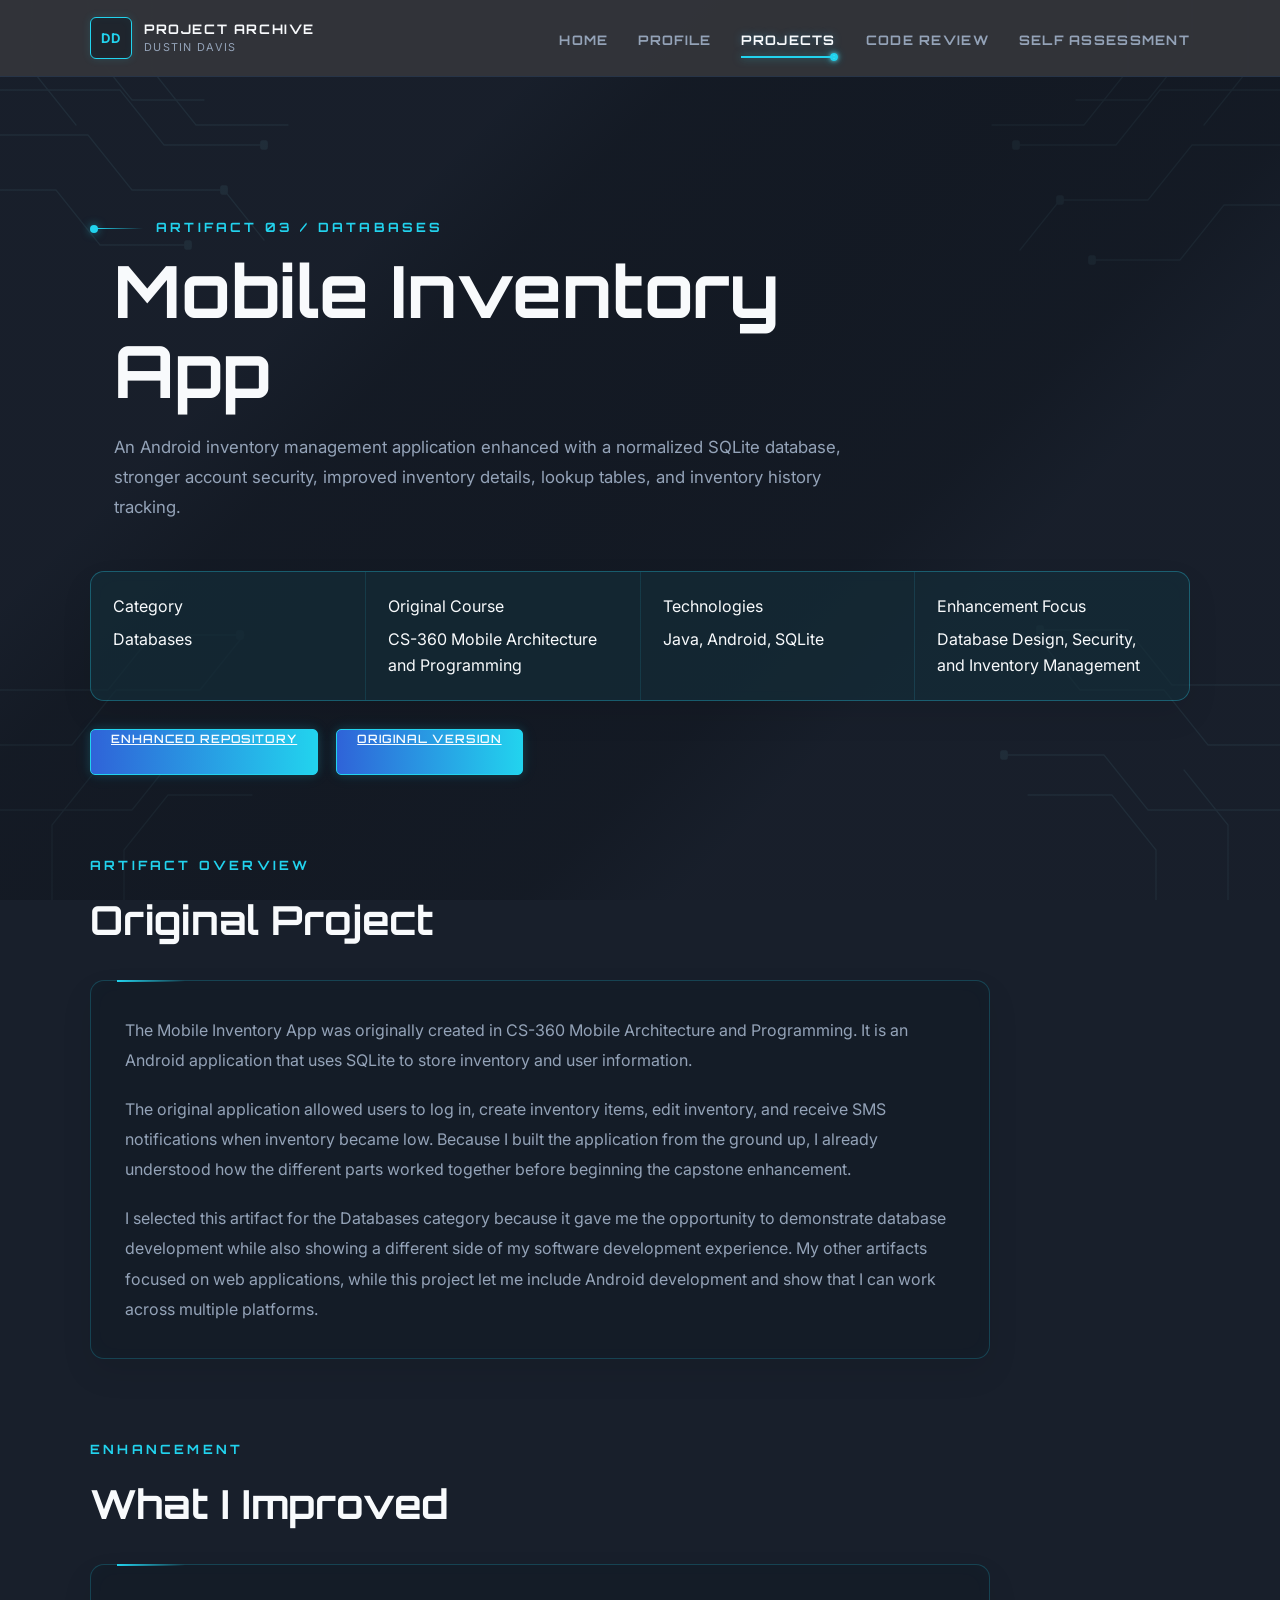
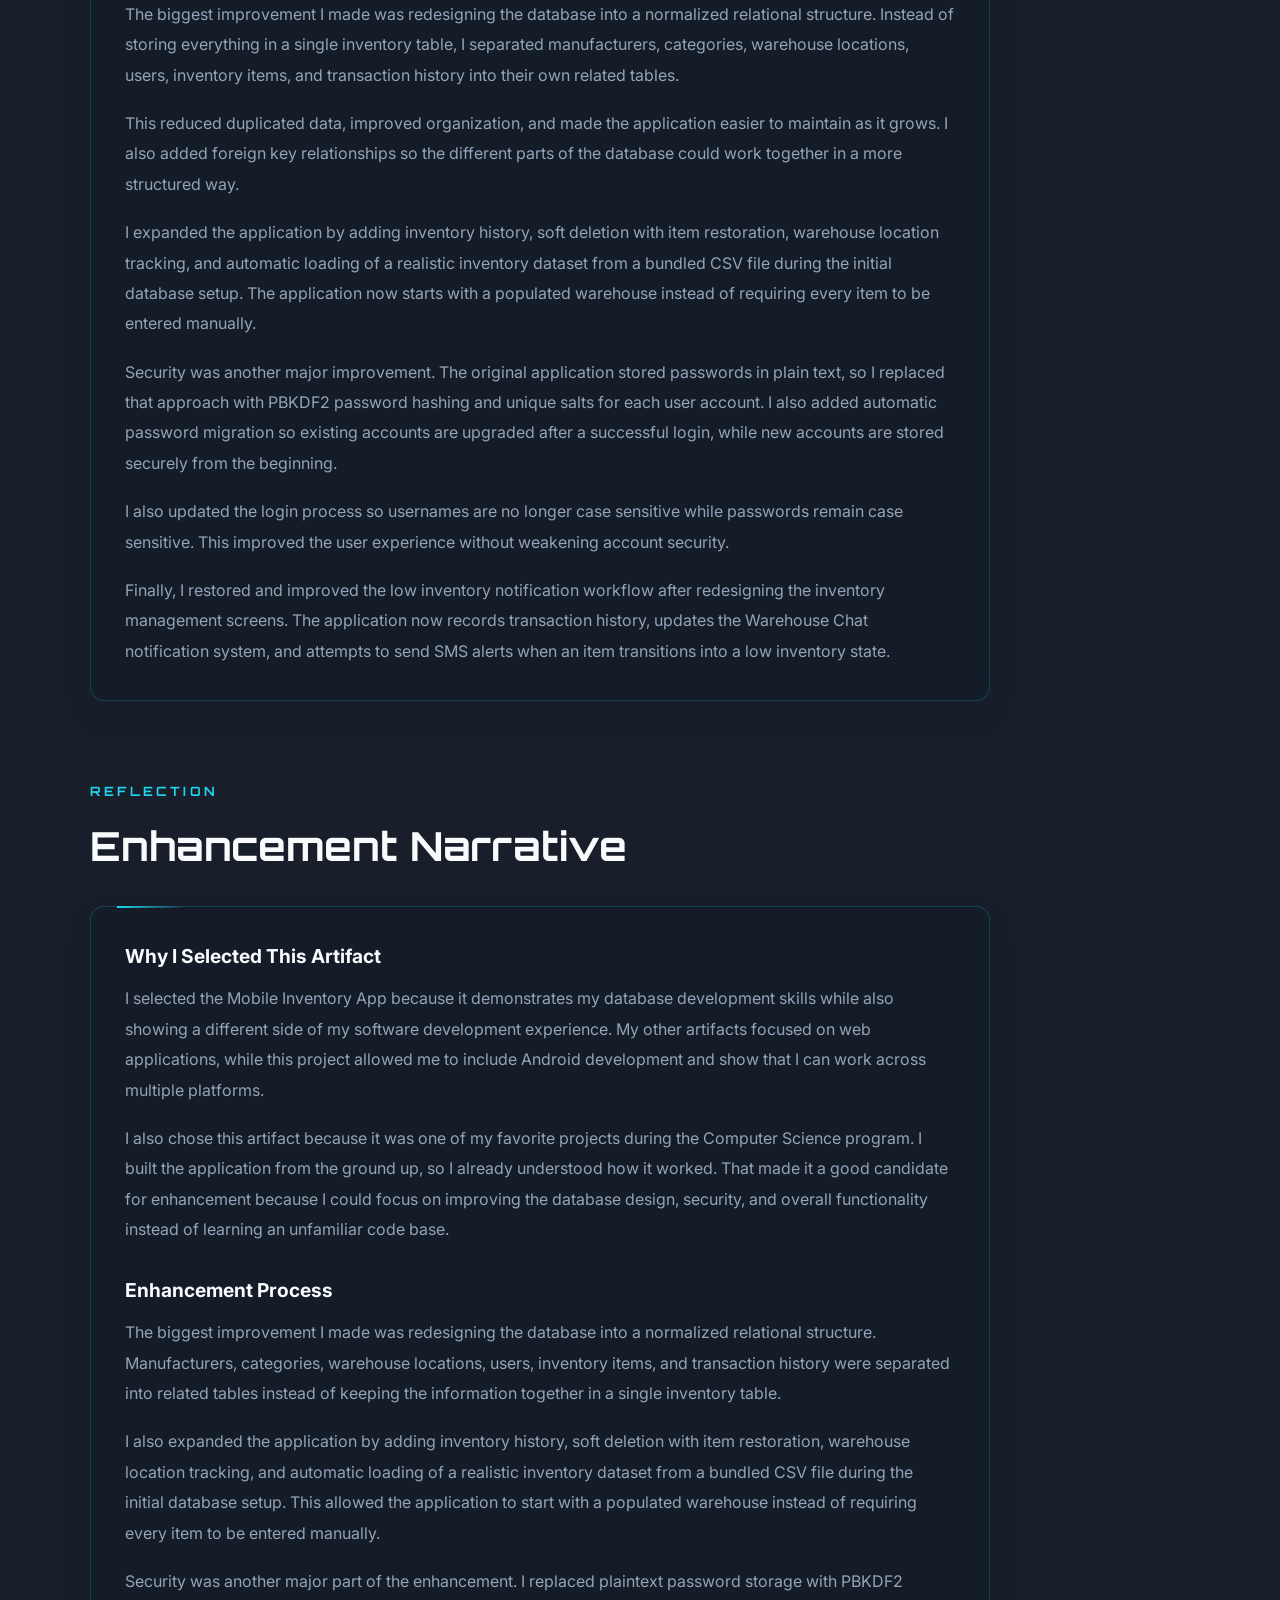
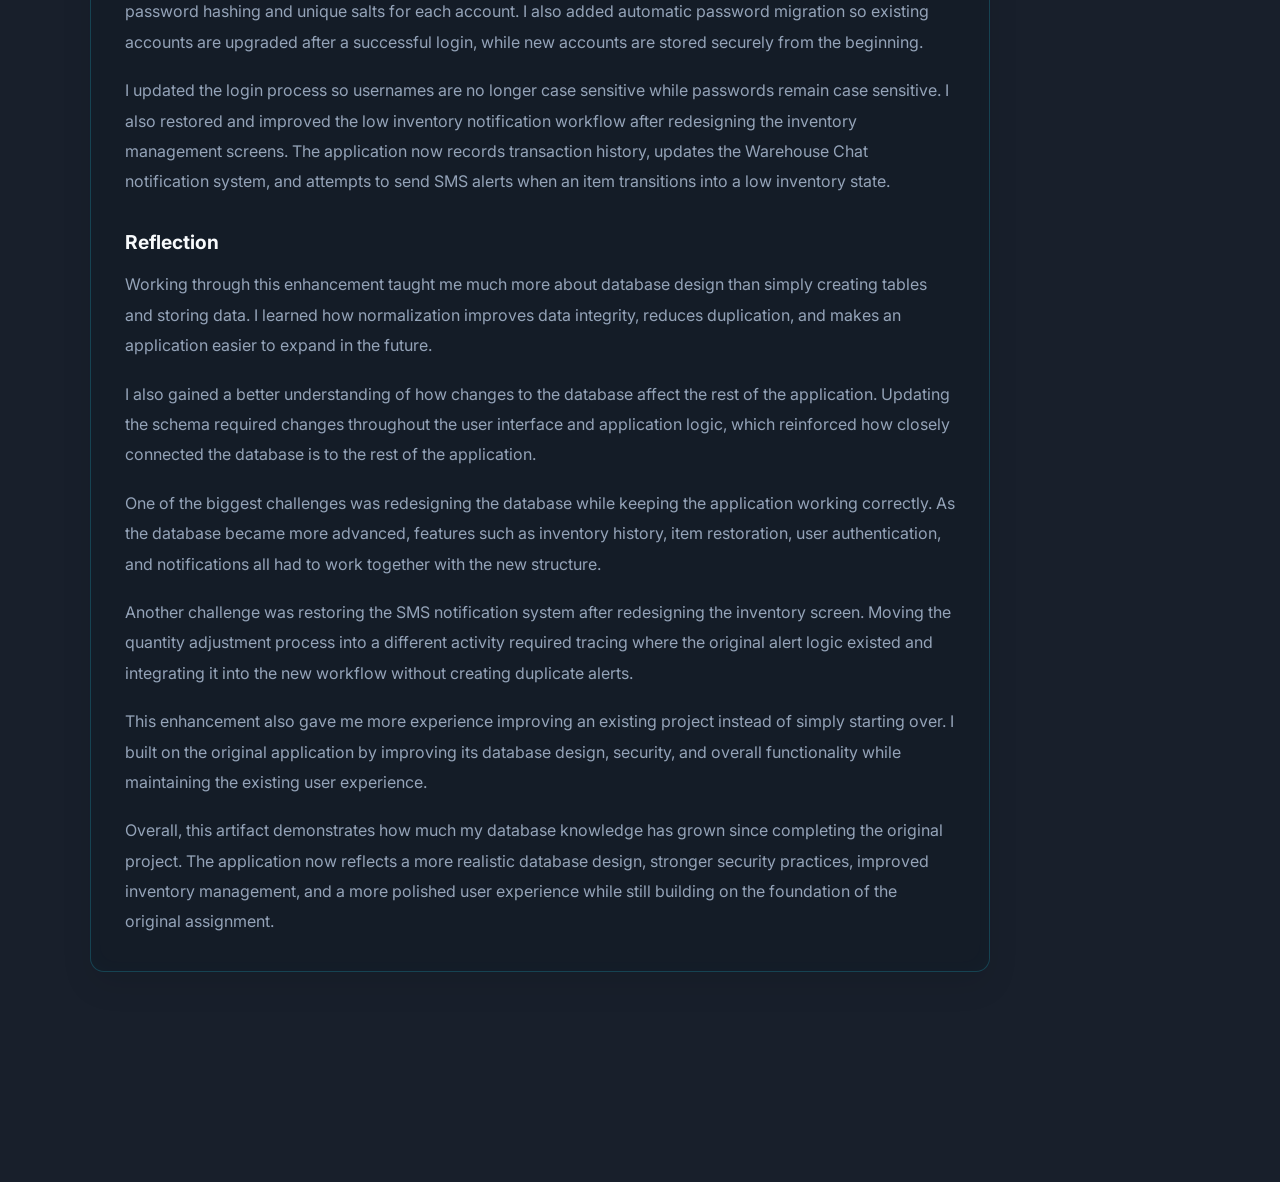
<file: projects/mobile.html>
<!DOCTYPE html>
<html lang="en">

<head>
    <meta charset="UTF-8">
    <meta name="viewport" content="width=device-width, initial-scale=1.0">

    <title>Mobile Inventory App | Dustin Davis</title>

    <link rel="preconnect" href="https://fonts.googleapis.com">
    <link rel="preconnect" href="https://fonts.gstatic.com" crossorigin>

    <link
        href="https://fonts.googleapis.com/css2?family=Inter:wght@400;500;600;700&family=Orbitron:wght@500;600;700&display=swap"
        rel="stylesheet">

    <link rel="stylesheet" href="../assets/css/styles.css">
    <link rel="stylesheet" href="../assets/css/project.css">
</head>

<body>


    <!--================================================
        Main Navigation

        Shared navigation used across the portfolio.
    ================================================-->

    <!-- #region MAIN NAVIGATION -->

    <header class="site-header">

        <div class="header-content">

            <!-- Project Archive branding stays visible across every page -->
            <a class="site-brand" href="../index.html" aria-label="Project Archive home">

                <span class="brand-mark">
                    DD
                </span>

                <span class="brand-copy">

                    <strong>
                        Project Archive
                    </strong>

                    <span>
                        Dustin Davis
                    </span>

                </span>

            </a>


            <!-- Primary links for the main portfolio sections -->
            <nav class="main-navigation" aria-label="Main navigation">

                <a class="navigation-link" href="../index.html">
                    Home
                </a>

                <a class="navigation-link" href="../index.html#profile">
                    Profile
                </a>

                <a class="navigation-link active" href="../index.html#projects">
                    Projects
                </a>

                <a class="navigation-link" href="../code-review.html">
                    Code Review
                </a>

                <a class="navigation-link" href="../self-assessment.html">
                    Self Assessment
                </a>

            </nav>

        </div>

    </header>

    <!-- #endregion -->


    <main class="site-shell">


        <!--================================================
            Project Introduction

            Main information used to introduce the
            Mobile Inventory App artifact.
        ================================================-->

        <!-- #region PROJECT INTRODUCTION -->

        <section class="project-page">

            <div class="project-page-header">

                <p class="system-label">
                    Artifact 03 / Databases
                </p>

                <h1>
                    Mobile Inventory App
                </h1>

                <p class="project-page-summary">
                    An Android inventory management application enhanced with
                    a normalized SQLite database, stronger account security,
                    improved inventory details, lookup tables, and inventory
                    history tracking.
                </p>

            </div>

            <!-- #endregion -->


            <!--================================================
                Project Overview

                Quick reference information about the
                original project and enhancement focus.
            ================================================-->

            <!-- #region PROJECT OVERVIEW -->

            <div class="project-overview-grid">

                <div class="project-overview-item">

                    <span class="profile-label">
                        Category
                    </span>

                    <span class="profile-value">
                        Databases
                    </span>

                </div>


                <div class="project-overview-item">

                    <span class="profile-label">
                        Original Course
                    </span>

                    <span class="profile-value">
                        CS-360 Mobile Architecture and Programming
                    </span>

                </div>


                <div class="project-overview-item">

                    <span class="profile-label">
                        Technologies
                    </span>

                    <span class="profile-value">
                        Java, Android, SQLite
                    </span>

                </div>


                <div class="project-overview-item">

                    <span class="profile-label">
                        Enhancement Focus
                    </span>

                    <span class="profile-value">
                        Database Design, Security, and Inventory Management
                    </span>

                </div>

            </div>

            <!-- #endregion -->


            <!--================================================
                Project Resources

                Direct links to the source code connected to
                the original and enhanced artifact.
            ================================================-->

            <!-- #region PROJECT RESOURCES -->

            <div class="project-resource-links">

                <a
                    class="primary-button"
                    href="https://github.com/DustinDavis-04/cs499-mobile-inventory-enhancement"
                    target="_blank"
                    rel="noopener noreferrer">
                    Enhanced Repository
                </a>

                <a
                    class="primary-button"
                    href="https://github.com/DustinDavis-04/cs499-mobile-inventory-enhancement/tree/v1.0-original"
                    target="_blank"
                    rel="noopener noreferrer">
                    Original Version
                </a>

            </div>

            <!-- #endregion -->


            <!--================================================
                Original Artifact

                Description of the Mobile Inventory App
                before the capstone enhancement.
            ================================================-->

            <!-- #region ORIGINAL ARTIFACT -->

            <section class="project-content-section">

                <p class="system-label">
                    Artifact Overview
                </p>

                <h2>
                    Original Project
                </h2>

                <div class="project-content-panel">

                    <p>
                        The Mobile Inventory App was originally created in CS-360 Mobile
                        Architecture and Programming. It is an Android application that uses
                        SQLite to store inventory and user information.
                    </p>

                    <p>
                        The original application allowed users to log in, create inventory
                        items, edit inventory, and receive SMS notifications when inventory
                        became low. Because I built the application from the ground up, I
                        already understood how the different parts worked together before
                        beginning the capstone enhancement.
                    </p>

                    <p>
                        I selected this artifact for the Databases category because it gave
                        me the opportunity to demonstrate database development while also
                        showing a different side of my software development experience. My
                        other artifacts focused on web applications, while this project let
                        me include Android development and show that I can work across
                        multiple platforms.
                    </p>

                </div>

            </section>

            <!-- #endregion -->


            <!--================================================
                Enhancement

                Improvements made to the artifact during
                the capstone.
            ================================================-->

            <!-- #region ENHANCEMENT -->

            <section class="project-content-section">

                <p class="system-label">
                    Enhancement
                </p>

                <h2>
                    What I Improved
                </h2>

                <div class="project-content-panel">

                    <p>
                        The biggest improvement I made was redesigning the database into a
                        normalized relational structure. Instead of storing everything in a
                        single inventory table, I separated manufacturers, categories,
                        warehouse locations, users, inventory items, and transaction history
                        into their own related tables.
                    </p>

                    <p>
                        This reduced duplicated data, improved organization, and made the
                        application easier to maintain as it grows. I also added foreign key
                        relationships so the different parts of the database could work
                        together in a more structured way.
                    </p>

                    <p>
                        I expanded the application by adding inventory history, soft deletion
                        with item restoration, warehouse location tracking, and automatic
                        loading of a realistic inventory dataset from a bundled CSV file
                        during the initial database setup. The application now starts with a
                        populated warehouse instead of requiring every item to be entered
                        manually.
                    </p>

                    <p>
                        Security was another major improvement. The original application
                        stored passwords in plain text, so I replaced that approach with
                        PBKDF2 password hashing and unique salts for each user account. I also
                        added automatic password migration so existing accounts are upgraded
                        after a successful login, while new accounts are stored securely from
                        the beginning.
                    </p>

                    <p>
                        I also updated the login process so usernames are no longer case
                        sensitive while passwords remain case sensitive. This improved the
                        user experience without weakening account security.
                    </p>

                    <p>
                        Finally, I restored and improved the low inventory notification
                        workflow after redesigning the inventory management screens. The
                        application now records transaction history, updates the Warehouse
                        Chat notification system, and attempts to send SMS alerts when an
                        item transitions into a low inventory state.
                    </p>

                </div>

            </section>

            <!-- #endregion -->


            <!--================================================
                Enhancement Narrative

                Final reflection describing the enhancement
                process, challenges, and skills demonstrated.
            ================================================-->

            <!-- #region ENHANCEMENT NARRATIVE -->

            <section class="project-content-section">

                <p class="system-label">
                    Reflection
                </p>

                <h2>
                    Enhancement Narrative
                </h2>

                <div class="project-content-panel">

                    <h3>
                        Why I Selected This Artifact
                    </h3>

                    <p>
                        I selected the Mobile Inventory App because it demonstrates my
                        database development skills while also showing a different side of
                        my software development experience. My other artifacts focused on
                        web applications, while this project allowed me to include Android
                        development and show that I can work across multiple platforms.
                    </p>

                    <p>
                        I also chose this artifact because it was one of my favorite projects
                        during the Computer Science program. I built the application from the
                        ground up, so I already understood how it worked. That made it a good
                        candidate for enhancement because I could focus on improving the
                        database design, security, and overall functionality instead of
                        learning an unfamiliar code base.
                    </p>


                    <h3>
                        Enhancement Process
                    </h3>

                    <p>
                        The biggest improvement I made was redesigning the database into a
                        normalized relational structure. Manufacturers, categories,
                        warehouse locations, users, inventory items, and transaction history
                        were separated into related tables instead of keeping the information
                        together in a single inventory table.
                    </p>

                    <p>
                        I also expanded the application by adding inventory history, soft
                        deletion with item restoration, warehouse location tracking, and
                        automatic loading of a realistic inventory dataset from a bundled
                        CSV file during the initial database setup. This allowed the
                        application to start with a populated warehouse instead of requiring
                        every item to be entered manually.
                    </p>

                    <p>
                        Security was another major part of the enhancement. I replaced
                        plaintext password storage with PBKDF2 password hashing and unique
                        salts for each account. I also added automatic password migration so
                        existing accounts are upgraded after a successful login, while new
                        accounts are stored securely from the beginning.
                    </p>

                    <p>
                        I updated the login process so usernames are no longer case
                        sensitive while passwords remain case sensitive. I also restored and
                        improved the low inventory notification workflow after redesigning
                        the inventory management screens. The application now records
                        transaction history, updates the Warehouse Chat notification system,
                        and attempts to send SMS alerts when an item transitions into a low
                        inventory state.
                    </p>


                    <h3>
                        Reflection
                    </h3>

                    <p>
                        Working through this enhancement taught me much more about database
                        design than simply creating tables and storing data. I learned how
                        normalization improves data integrity, reduces duplication, and makes
                        an application easier to expand in the future.
                    </p>

                    <p>
                        I also gained a better understanding of how changes to the database
                        affect the rest of the application. Updating the schema required
                        changes throughout the user interface and application logic, which
                        reinforced how closely connected the database is to the rest of the
                        application.
                    </p>

                    <p>
                        One of the biggest challenges was redesigning the database while
                        keeping the application working correctly. As the database became
                        more advanced, features such as inventory history, item restoration,
                        user authentication, and notifications all had to work together with
                        the new structure.
                    </p>

                    <p>
                        Another challenge was restoring the SMS notification system after
                        redesigning the inventory screen. Moving the quantity adjustment
                        process into a different activity required tracing where the original
                        alert logic existed and integrating it into the new workflow without
                        creating duplicate alerts.
                    </p>

                    <p>
                        This enhancement also gave me more experience improving an existing
                        project instead of simply starting over. I built on the original
                        application by improving its database design, security, and overall
                        functionality while maintaining the existing user experience.
                    </p>

                    <p>
                        Overall, this artifact demonstrates how much my database knowledge
                        has grown since completing the original project. The application now
                        reflects a more realistic database design, stronger security
                        practices, improved inventory management, and a more polished user
                        experience while still building on the foundation of the original
                        assignment.
                    </p>

                </div>

            </section>

            <!-- #endregion -->


        </section>

    </main>


    <!--================================================
        JavaScript

        Shared site functionality is loaded here.
    ================================================-->

    <!-- #region JAVASCRIPT -->

    <script src="../assets/js/main.js"></script>

    <!-- #endregion -->


</body>

</html>
</file>
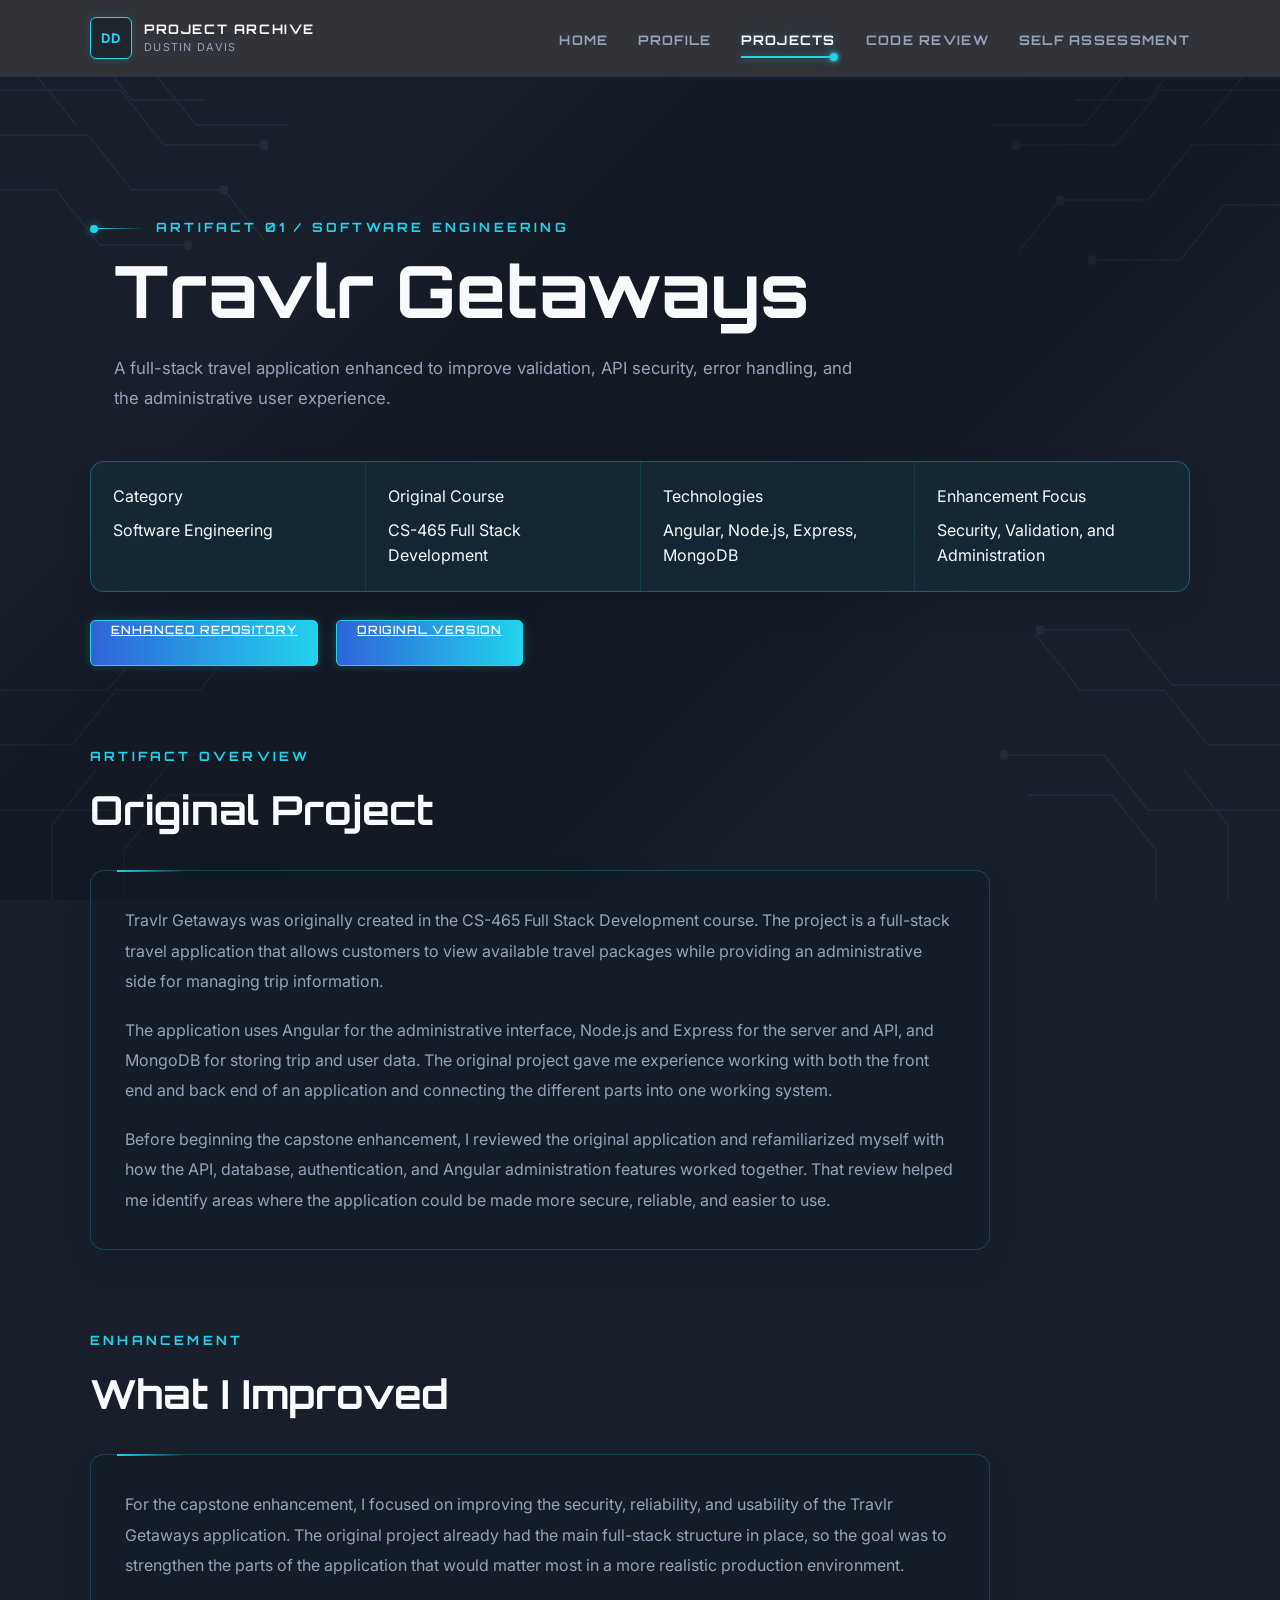
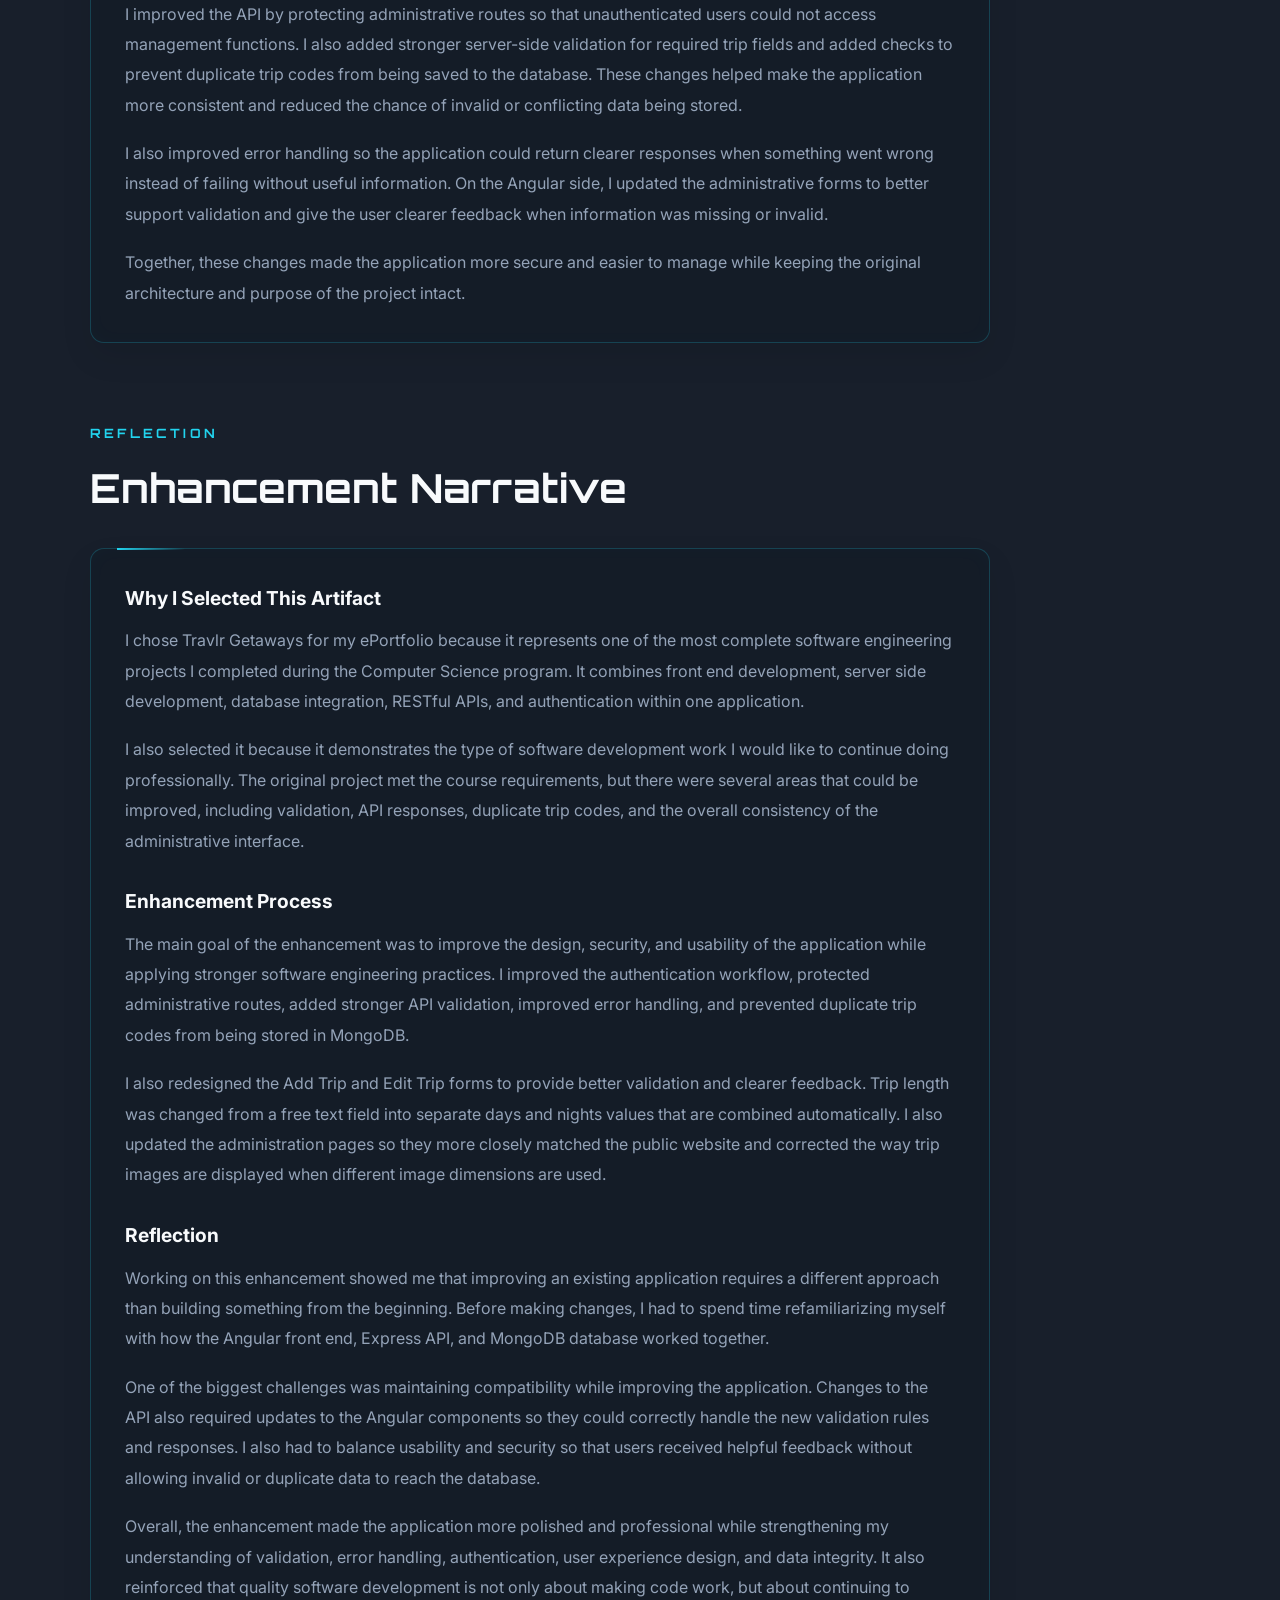
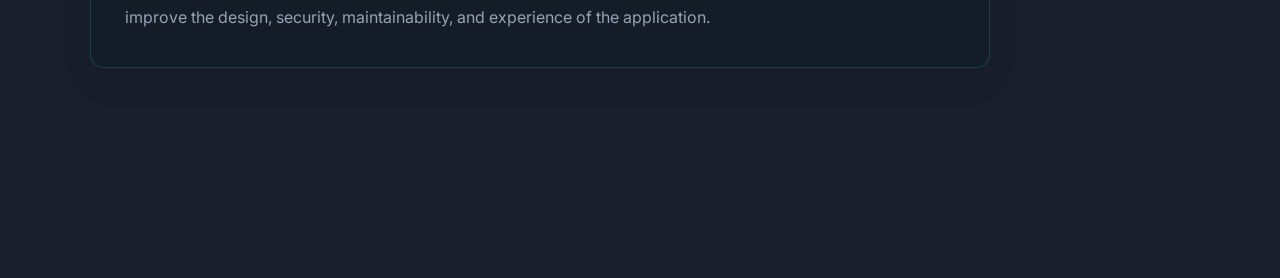
<file: projects/travlr.html>
<!DOCTYPE html>
<html lang="en">

<head>
    <meta charset="UTF-8">
    <meta name="viewport" content="width=device-width, initial-scale=1.0">

    <title>Travlr Getaways | Dustin Davis</title>

    <link rel="preconnect" href="https://fonts.googleapis.com">
    <link rel="preconnect" href="https://fonts.gstatic.com" crossorigin>

    <link
        href="https://fonts.googleapis.com/css2?family=Inter:wght@400;500;600;700&family=Orbitron:wght@500;600;700&display=swap"
        rel="stylesheet">

    <link rel="stylesheet" href="../assets/css/styles.css">
    <link rel="stylesheet" href="../assets/css/project.css">
</head>

<body>


    <!--================================================
        Main Navigation

        Shared navigation used across the portfolio.
    ================================================-->

    <!-- #region MAIN NAVIGATION -->

    <header class="site-header">

        <div class="header-content">

            <!-- Project Archive branding stays visible across every page -->
            <a class="site-brand" href="../index.html" aria-label="Project Archive home">

                <span class="brand-mark">
                    DD
                </span>

                <span class="brand-copy">

                    <strong>
                        Project Archive
                    </strong>

                    <span>
                        Dustin Davis
                    </span>

                </span>

            </a>


            <!-- Primary links for the main portfolio sections -->
            <nav class="main-navigation" aria-label="Main navigation">

                <a class="navigation-link" href="../index.html">
                    Home
                </a>

                <a class="navigation-link" href="../index.html#profile">
                    Profile
                </a>

                <a class="navigation-link active" href="../index.html#projects">
                    Projects
                </a>

                <a class="navigation-link" href="../code-review.html">
                    Code Review
                </a>

                <a class="navigation-link" href="../self-assessment.html">
                    Self Assessment
                </a>

            </nav>

        </div>

    </header>

    <!-- #endregion -->


    <main class="site-shell">


        <!--================================================
            Project Introduction

            Main information used to introduce the
            Travlr Getaways artifact.
        ================================================-->

        <!-- #region PROJECT INTRODUCTION -->

        <section class="project-page">

            <div class="project-page-header">

                <p class="system-label">
                    Artifact 01 / Software Engineering
                </p>

                <h1>
                    Travlr Getaways
                </h1>

                <p class="project-page-summary">
                    A full-stack travel application enhanced to improve
                    validation, API security, error handling, and the
                    administrative user experience.
                </p>

            </div>

            <!-- #endregion -->


            <!--================================================
                Project Overview

                Quick reference information about the
                original project and enhancement focus.
            ================================================-->

            <!-- #region PROJECT OVERVIEW -->

            <div class="project-overview-grid">

                <div class="project-overview-item">

                    <span class="profile-label">
                        Category
                    </span>

                    <span class="profile-value">
                        Software Engineering
                    </span>

                </div>


                <div class="project-overview-item">

                    <span class="profile-label">
                        Original Course
                    </span>

                    <span class="profile-value">
                        CS-465 Full Stack Development
                    </span>

                </div>


                <div class="project-overview-item">

                    <span class="profile-label">
                        Technologies
                    </span>

                    <span class="profile-value">
                        Angular, Node.js, Express, MongoDB
                    </span>

                </div>


                <div class="project-overview-item">

                    <span class="profile-label">
                        Enhancement Focus
                    </span>

                    <span class="profile-value">
                        Security, Validation, and Administration
                    </span>

                </div>

            </div>

            <!-- #endregion -->


            <!--================================================
                Project Resources

                Direct links to the source code connected to
                the original and enhanced artifact.
            ================================================-->

            <!-- #region PROJECT RESOURCES -->

            <div class="project-resource-links">

                <a
                    class="primary-button"
                    href="https://github.com/DustinDavis-04/cs499-travlr-enhancement"
                    target="_blank"
                    rel="noopener noreferrer">
                    Enhanced Repository
                </a>

                <a
                    class="primary-button"
                    href="https://github.com/DustinDavis-04/cs499-travlr-enhancement/tree/v1.0-original"
                    target="_blank"
                    rel="noopener noreferrer">
                    Original Version
                </a>

            </div>

            <!-- #endregion -->


            <!--================================================
                Original Artifact

                Description of the Travlr Getaways project
                before the capstone enhancement.
            ================================================-->

            <!-- #region ORIGINAL ARTIFACT -->

            <section class="project-content-section">

                <p class="system-label">
                    Artifact Overview
                </p>

                <h2>
                    Original Project
                </h2>

                <div class="project-content-panel">

                    <p>
                        Travlr Getaways was originally created in the CS-465 Full Stack
                        Development course. The project is a full-stack travel application that
                        allows customers to view available travel packages while providing
                        an administrative side for managing trip information.
                    </p>

                    <p>
                        The application uses Angular for the administrative interface,
                        Node.js and Express for the server and API, and MongoDB for storing
                        trip and user data. The original project gave me experience working
                        with both the front end and back end of an application and connecting
                        the different parts into one working system.
                    </p>

                    <p>
                        Before beginning the capstone enhancement, I reviewed the original
                        application and refamiliarized myself with how the API, database,
                        authentication, and Angular administration features worked together.
                        That review helped me identify areas where the application could be
                        made more secure, reliable, and easier to use.
                    </p>

                </div>

            </section>

            <!-- #endregion -->


            <!--================================================
                Enhancement

                Improvements made to the artifact during
                the capstone.
            ================================================-->

            <!-- #region ENHANCEMENT -->

            <section class="project-content-section">

                <p class="system-label">
                    Enhancement
                </p>

                <h2>
                    What I Improved
                </h2>

                <div class="project-content-panel">

                    <p>
                        For the capstone enhancement, I focused on improving the security,
                        reliability, and usability of the Travlr Getaways application. The
                        original project already had the main full-stack structure in place,
                        so the goal was to strengthen the parts of the application that would
                        matter most in a more realistic production environment.
                    </p>

                    <p>
                        I improved the API by protecting administrative routes so that
                        unauthenticated users could not access management functions. I also
                        added stronger server-side validation for required trip fields and
                        added checks to prevent duplicate trip codes from being saved to the
                        database. These changes helped make the application more consistent
                        and reduced the chance of invalid or conflicting data being stored.
                    </p>

                    <p>
                        I also improved error handling so the application could return clearer
                        responses when something went wrong instead of failing without useful
                        information. On the Angular side, I updated the administrative forms
                        to better support validation and give the user clearer feedback when
                        information was missing or invalid.
                    </p>

                    <p>
                        Together, these changes made the application more secure and easier
                        to manage while keeping the original architecture and purpose of the
                        project intact.
                    </p>

                </div>

            </section>

            <!-- #endregion -->


            <!--================================================
                Enhancement Narrative

                Final reflection describing the enhancement
                process, challenges, and skills demonstrated.
            ================================================-->

            <!-- #region ENHANCEMENT NARRATIVE -->

            <section class="project-content-section">

                <p class="system-label">
                    Reflection
                </p>

                <h2>
                    Enhancement Narrative
                </h2>

                <div class="project-content-panel">

                    <h3>
                        Why I Selected This Artifact
                    </h3>

                    <p>
                        I chose Travlr Getaways for my ePortfolio because it represents one
                        of the most complete software engineering projects I completed during
                        the Computer Science program. It combines front end development,
                        server side development, database integration, RESTful APIs, and
                        authentication within one application.
                    </p>

                    <p>
                        I also selected it because it demonstrates the type of software
                        development work I would like to continue doing professionally. The
                        original project met the course requirements, but there were several
                        areas that could be improved, including validation, API responses,
                        duplicate trip codes, and the overall consistency of the
                        administrative interface.
                    </p>


                    <h3>
                        Enhancement Process
                    </h3>

                    <p>
                        The main goal of the enhancement was to improve the design, security,
                        and usability of the application while applying stronger software
                        engineering practices. I improved the authentication workflow,
                        protected administrative routes, added stronger API validation,
                        improved error handling, and prevented duplicate trip codes from
                        being stored in MongoDB.
                    </p>

                    <p>
                        I also redesigned the Add Trip and Edit Trip forms to provide better
                        validation and clearer feedback. Trip length was changed from a free
                        text field into separate days and nights values that are combined
                        automatically. I also updated the administration pages so they more
                        closely matched the public website and corrected the way trip images
                        are displayed when different image dimensions are used.
                    </p>


                    <h3>
                        Reflection
                    </h3>

                    <p>
                        Working on this enhancement showed me that improving an existing
                        application requires a different approach than building something
                        from the beginning. Before making changes, I had to spend time
                        refamiliarizing myself with how the Angular front end, Express API,
                        and MongoDB database worked together.
                    </p>

                    <p>
                        One of the biggest challenges was maintaining compatibility while
                        improving the application. Changes to the API also required updates
                        to the Angular components so they could correctly handle the new
                        validation rules and responses. I also had to balance usability and
                        security so that users received helpful feedback without allowing
                        invalid or duplicate data to reach the database.
                    </p>

                    <p>
                        Overall, the enhancement made the application more polished and
                        professional while strengthening my understanding of validation,
                        error handling, authentication, user experience design, and data
                        integrity. It also reinforced that quality software development is
                        not only about making code work, but about continuing to improve the
                        design, security, maintainability, and experience of the application.
                    </p>

                </div>

            </section>

            <!-- #endregion -->


        </section>

    </main>


    <!--================================================
        JavaScript

        Shared site functionality is loaded here.
    ================================================-->

    <!-- #region JAVASCRIPT -->

    <script src="../assets/js/main.js"></script>

    <!-- #endregion -->


</body>

</html>
</file>
<file: assets/css/styles.css>
/*================================================
    PROJECT ARCHIVE

    Main stylesheet for the ePortfolio.
    The sections are separated so the layout
    is easier to update as the site grows.
================================================*/


/*================================================
    Theme Colors

    Keeping the main colors in one place makes
    it easier to adjust the full site later.
================================================*/

/* #region THEME COLORS */

:root {
    --background: #181f2b;
    --panel: #161b22;
    --panel-border: #273447;

    --primary: #38bdf8;
    --secondary: #2563eb;
    --accent: #22d3ee;

    --text: #f8fafc;
    --muted: #94a3b8;
}

/* #endregion */

/*================================================
    Browser Reset

    Remove the default spacing so the layout
    starts from the same baseline in each browser.
================================================*/

/* #region BROWSER RESET */

* {
    margin: 0;
    padding: 0;
    box-sizing: border-box;
}

/* #endregion */

/*================================================
    Base Page Styling

    This sets the main background, text color,
    and default font used throughout the site.
================================================*/

/* #region BASE PAGE STYLING */

body {
    min-height: 100vh;

    /* Keep the circuit design subtle so it does not compete with the content */
    background-color: var(--background);
    background-image:
        linear-gradient(135deg,
            rgba(8, 12, 18, 0.02) 28%,
            rgba(8, 12, 18, 0.25) 35%,
            rgba(8, 12, 18, 0.28) 42%,
            rgba(8, 12, 18, 0.30) 51%,
            rgba(8, 12, 18, 0.28) 58%,
            rgba(8, 12, 18, 0.25) 65%,
            rgba(8, 12, 18, 0.02) 72%),
        url("../images/circuit-background.svg");

    background-position: center top;
    background-repeat: no-repeat;
    background-size: 100% 100%;
    background-attachment: fixed;

    color: var(--text);
    font-family: "Inter", Arial, sans-serif;
    line-height: 1.6;
}

/* #endregion */

/*================================================
    Main Page Container

    This keeps the page content centered and
    prevents it from stretching too wide.
================================================*/

/* #region MAIN PAGE CONTAINER */

.site-shell {
    width: min(1100px, calc(100% - 48px));
    margin: 0 auto;
    padding: 100px 0;
}

/* #endregion */

/*================================================
    Project Archive Label

    This small label introduces the visual theme
    before the main heading.
================================================*/

/* #region PROJECT ARCHIVE LABEL */

.system-label {
    color: var(--accent);
    font-size: 0.8rem;
    font-weight: bold;
    font-family: "Orbitron", sans-serif;
    letter-spacing: 0.2rem;
    text-transform: uppercase;
}

/* #endregion */

/*================================================
    Main Heading

    This is the largest text on the page and will
    be used as the main introduction for the site.
================================================*/

/* #region MAIN HEADING */

h1 {
    margin-top: 15px;
    font-size: 4rem;
    line-height: 1.1;
}

/* #endregion */

/*================================================
    Introductory Text

    The lighter text color keeps this readable
    without competing with the main heading.
================================================*/

/* #region INTRODUCTORY TEXT */

.intro-text {
    max-width: 700px;
    margin-top: 25px;
    color: var(--muted);
    line-height: 1.8;
}

/* #endregion */

/*================================================
    Site Header

    The header stays simple so visitors can quickly
    find the main sections of the portfolio.
================================================*/

/* #region SITE HEADER */

.site-header {
    width: 100%;
    border-bottom: 1px solid var(--panel-border);
    background: rgba(50, 53, 58, 0.96);
}


/* Keep the navigation aligned with the rest of the page content */
.header-content {
    display: flex;
    align-items: center;
    justify-content: space-between;

    width: min(1100px, calc(100% - 48px));
    min-height: 76px;
    margin: 0 auto;
}


/* Keep the Project Archive branding together as one home link */
.site-brand {
    display: flex;
    align-items: center;
    gap: 12px;

    color: var(--text);
    text-decoration: none;
}


/* Use the initials as a small interface-style site mark */
.brand-mark {
    display: flex;
    align-items: center;
    justify-content: center;

    width: 42px;
    height: 42px;

    border: 1px solid var(--accent);
    border-radius: 6px;

    color: var(--accent);

    font-size: 0.82rem;
    font-weight: bold;
    letter-spacing: 0.08rem;

    background: rgba(18, 26, 36, 0.55);

    box-shadow:
        0 0 8px rgba(34, 211, 238, 0.15),
        inset 0 0 10px rgba(34, 211, 238, 0.04);

    transition:
        border-color 200ms ease,
        box-shadow 200ms ease;
}


/* Stack the archive name above my name */
.brand-copy {
    display: flex;
    flex-direction: column;

    line-height: 1.2;
}


/* Make the archive title the primary part of the branding */
.brand-copy strong {
    color: var(--text);

    font-size: 0.82rem;
    font-family: "Orbitron", sans-serif;
    letter-spacing: 0.1rem;
    text-transform: uppercase;
}


/* Keep my name visible without competing with the archive title */
.brand-copy>span {
    margin-top: 4px;

    color: var(--muted);

    font-size: 0.68rem;
    letter-spacing: 0.08rem;
    text-transform: uppercase;
}


/* Give the site mark a small response when the home link is selected */
.site-brand:hover .brand-mark,
.site-brand:focus-visible .brand-mark {
    border-color: var(--primary);

    box-shadow:
        0 0 10px rgba(34, 211, 238, 0.3),
        inset 0 0 10px rgba(34, 211, 238, 0.06);
}


/* Keep the main links together on the right side of the header */
.main-navigation {
    display: flex;
    align-items: center;
    gap: 30px;
}


/* Each navigation link has room underneath for the circuit line */
.navigation-link {
    position: relative;
    padding: 28px 0 24px;

    color: var(--muted);
    font-size: 0.82rem;
    font-weight: bold;
    font-family: "Orbitron", sans-serif;
    letter-spacing: 0.08rem;
    text-decoration: none;
    text-transform: uppercase;

    transition:
        color 200ms ease,
        text-shadow 200ms ease;
}


/* Draw the circuit trace underneath the selected or hovered link */
.navigation-link::after {
    position: absolute;
    right: 0;
    bottom: 17px;
    left: 0;

    height: 2px;

    background: var(--accent);
    box-shadow: 0 0 8px rgba(34, 211, 238, 0.55);

    content: "";
    transform: scaleX(0);
    transform-origin: left;
    transition: transform 250ms ease;
}


/* Add a small connection point at the end of the circuit trace */
.navigation-link::before {
    position: absolute;
    right: -2px;
    bottom: 14px;

    width: 4px;
    height: 4px;

    border: 2px solid var(--accent);
    border-radius: 50%;
    background: radial-gradient(circle,
            #e0faff 0%,
            #67e8f9 35%,
            var(--accent) 70%);

    content: "";
    opacity: 0;
    transition: opacity 150ms ease 150ms;
}

/* Add a small glowing connection point at the end of the circuit trace */
.navigation-link::before {
    position: absolute;
    right: -2px;
    bottom: 14px;

    width: 4px;
    height: 4px;

    border: 2px solid var(--accent);
    border-radius: 50%;

    background: radial-gradient(circle,
            #e0faff 0%,
            #67e8f9 35%,
            var(--accent) 70%);

    box-shadow:
        0 0 4px rgba(103, 232, 249, 0.8),
        0 0 8px rgba(34, 211, 238, 0.45);

    content: "";
    opacity: 0;
    transition: opacity 150ms ease 150ms;
}

/* Light the circuit line when the link is active or selected */
.navigation-link:hover,
.navigation-link:focus-visible,
.navigation-link.active {
    color: var(--text);
    text-shadow: 0 0 8px rgba(56, 189, 248, 0.35);
}

.navigation-link:hover::after,
.navigation-link:focus-visible::after,
.navigation-link.active::after {
    transform: scaleX(1);
}

.navigation-link:hover::before,
.navigation-link:focus-visible::before,
.navigation-link.active::before {
    opacity: 1;
}

/* #endregion */

/*================================================
    Small Screen Navigation

    Allow the header to wrap instead of letting
    the links run outside the screen.
================================================*/

/* #region SMALL SCREEN NAVIGATION */

@media (max-width: 800px) {

    .header-content {
        align-items: flex-start;
        flex-direction: column;
        padding: 20px 0;
    }

    .site-brand {
        align-self: flex-start;
    }

    .brand-mark {
        width: 38px;
        height: 38px;
    }

    .main-navigation {
        flex-wrap: wrap;
        gap: 8px 22px;
        margin-top: 12px;
    }

    .navigation-link {
        padding: 10px 0 14px;
    }

    .navigation-link::after {
        bottom: 7px;
    }

    .navigation-link::before {
        bottom: 4px;
    }

}

/* #endregion */
</file>
<file: assets/css/home.css>
/*================================================
    Home Page Introduction

    This section introduces who I am before
    directing visitors into the project archive.
================================================*/

/* #region HOME PAGE INTRODUCTION */

/* Split the hero into the introduction and the system status panel */
.hero-section {
    display: grid;
    grid-template-columns: minmax(0, 1fr) 285px;
    gap: 70px;
    align-items: center;

    width: 100%;
    max-width: none;
}


/* Keep the main introduction readable on larger screens */
.hero-content {
    max-width: 720px;
}


/* Separate the first and last name so the last name can carry the archive style */
.hero-name {
    display: flex;
    flex-direction: column;

    margin-top: 18px;

    line-height: 0.9;
}


/* Keep the first name strong and easy to read */
.hero-first-name {
    color: var(--text);

    font-family: "Orbitron", sans-serif;
    font-size: clamp(3.5rem, 8vw, 5.7rem);
    font-weight: 700;
}


/* Use an outlined treatment to give the hero more visual identity */
.hero-last-name {
    position: relative;
    z-index: 1;

    margin-top: 8px;

    color: transparent;

    font-family: "Orbitron", sans-serif;
    font-size: clamp(3.5rem, 8vw, 5.7rem);
    font-weight: 700;

    -webkit-text-stroke: 1px var(--accent);
}


/* Create a soft glow behind the outline without filling the letters */
.hero-last-name::before {
    position: absolute;
    inset: 0;
    z-index: -1;

    color: transparent;

    -webkit-text-stroke: 1px var(--accent);

    filter: blur(4px);
    opacity: 0.38;

    content: attr(data-text);
}


/* Keep the professional roles visible without competing with the name */
.hero-roles {
    display: flex;
    flex-wrap: wrap;
    gap: 10px;

    margin-top: 24px;

    color: var(--primary);
    font-size: 1.15rem;
    font-weight: bold;
    letter-spacing: 0.05rem;
}


/* Keep the introduction readable without stretching too far across the screen */
.intro-text {
    max-width: 700px;
    margin-top: 28px;

    color: var(--muted);
    font-size: 1rem;
    line-height: 1.8;
}


/* Keep the main action buttons together below the introduction */
.hero-actions {
    display: flex;
    flex-wrap: wrap;
    gap: 18px;

    margin-top: 34px;
}


/* Shared button styling keeps both actions consistent */
.primary-button,
.secondary-button {
    position: relative;
    display: inline-flex;
    align-items: center;
    justify-content: center;

    min-height: 48px;
    padding: 0 24px;

    border: 1px solid var(--accent);
    border-radius: 5px;

    font-size: 0.82rem;
    font-weight: bold;
    letter-spacing: 0.06rem;
    text-decoration: none;
    text-transform: uppercase;

    transition:
        background 200ms ease,
        color 200ms ease,
        box-shadow 200ms ease,
        transform 200ms ease;
}


/* The primary action gets the stronger visual treatment */
.primary-button {
    background: linear-gradient(90deg,
            #2f63d8,
            var(--accent));

    color: #f5fbff;
}


/* The secondary action stays quieter until it is selected */
.secondary-button {
    background: rgba(24, 31, 40, 0.35);
    color: var(--text);
}


/* Lift the buttons slightly so the interaction feels responsive */
.primary-button:hover,
.primary-button:focus-visible,
.secondary-button:hover,
.secondary-button:focus-visible {
    transform: translateY(-2px);

    box-shadow:
        0 0 10px rgba(34, 211, 238, 0.2),
        0 0 18px rgba(34, 211, 238, 0.12);
}


.secondary-button:hover,
.secondary-button:focus-visible {
    background: rgba(34, 211, 238, 0.08);
}


/* Give the status panel the same interface feel as the original mockup */
.system-status-panel {
    position: relative;

    padding: 26px 22px;

    border: 1px solid rgba(34, 211, 238, 0.28);
    border-radius: 18px;

    background: rgba(18, 26, 36, 0.55);

    box-shadow:
        0 14px 35px rgba(0, 0, 0, 0.12),
        inset 0 0 24px rgba(34, 211, 238, 0.025);
}


/* Add a small cyan interface line along the top edge */
.system-status-panel::before {
    position: absolute;
    top: -1px;
    left: 24px;

    width: 66px;
    height: 2px;

    background: linear-gradient(90deg,
            var(--accent),
            transparent);

    content: "";
}


/* Keep the status label and online indicator on the same row */
.status-header {
    display: flex;
    align-items: center;
    justify-content: space-between;
    gap: 16px;

    margin-bottom: 18px;
}


/* Use small interface labels instead of normal paragraph styling */
.status-label,
.status-online {
    margin: 0;

    font-size: 0.72rem;
    letter-spacing: 0.14rem;
    text-transform: uppercase;
}


/* Keep the system label subtle */
.status-label {
    color: var(--muted);
}


/* Make the online state easy to identify without overpowering the panel */
.status-online {
    display: flex;
    align-items: center;
    gap: 7px;

    color: #55e6b3;
}


/* The indicator gives the status panel a little interface detail */
.status-indicator {
    width: 8px;
    height: 8px;

    border-radius: 50%;

    background: #55e6b3;

    box-shadow: 0 0 8px rgba(85, 230, 179, 0.75);
}


/* Each row presents one piece of portfolio information */
.status-item {
    display: grid;
    grid-template-columns: 95px 1fr;
    gap: 18px;
    align-items: start;

    padding: 14px 0;

    border-top: 1px solid rgba(110, 150, 180, 0.16);
}


/* The first row should not need a divider above it */
.status-header+.status-item {
    border-top: 0;
}


/* Keep field names quieter than the actual values */
.status-key {
    color: var(--muted);
    font-size: 0.88rem;
    line-height: 1.5;
}


/* Align the important information cleanly on the right */
.status-value {
    color: var(--text);
    font-size: 0.88rem;
    line-height: 1.5;
    text-align: right;
}


/* Move the status panel below the hero text on smaller screens */
@media (max-width: 900px) {

    .hero-section {
        grid-template-columns: 1fr;
        gap: 50px;
    }

    .system-status-panel {
        max-width: 520px;
    }

}


/* Stack the actions and status values on narrow screens */
@media (max-width: 600px) {

    .hero-actions {
        align-items: stretch;
        flex-direction: column;
    }

    .primary-button,
    .secondary-button {
        width: 100%;
    }

    .status-item {
        grid-template-columns: 1fr;
        gap: 5px;
    }

    .status-value {
        text-align: left;
    }

}

/* #endregion */

/*================================================
    Operator Profile

    This section gives visitors a quick overview
    of my background, experience, and current goals.
================================================*/

/* #region OPERATOR PROFILE */

.profile-section {
    padding: 110px 0;
}


/* Give the heading a clearer archive-style lead-in */
.section-heading {
    position: relative;

    max-width: 760px;
    margin-bottom: 46px;
    padding-left: 24px;
}


/* Add a small interface marker beside the section label */
.section-heading::before {
    position: absolute;
    top: 8px;
    left: 0;

    width: 8px;
    height: 8px;

    border-radius: 50%;

    background: var(--accent);

    box-shadow: 0 0 8px rgba(34, 211, 238, 0.55);

    content: "";
}


/* Add a short circuit-style line from the marker */
.section-heading::after {
    position: absolute;
    top: 11px;
    left: 7px;

    width: 46px;
    height: 1px;

    background: linear-gradient(90deg,
            var(--accent),
            transparent);

    content: "";
}


/* Keep the label clear above the section title */
.section-heading .system-label {
    margin-left: 42px;
}


/* Keep section headings consistent throughout the portfolio */
.section-heading h2 {
    margin-top: 14px;

    font-size: clamp(2rem, 4vw, 3rem);
    line-height: 1.15;
}


/* Split the profile into an image, summary, and quick reference details */
.profile-grid {
    display: grid;
    grid-template-columns: 140px minmax(0, 1fr) minmax(290px, 0.75fr);
    gap: 30px;
    align-items: start;
}


/* Keep the profile image styled like part of the Project Archive interface */
.profile-image-panel {
    position: relative;
}


/* Frame the image using the same panel styling used throughout the site */
.profile-image-frame {
    position: relative;
    overflow: hidden;

    border: 1px solid rgba(34, 211, 238, 0.28);
    border-radius: 14px;

    background: rgba(18, 26, 36, 0.45);

    box-shadow:
        0 14px 32px rgba(0, 0, 0, 0.1),
        inset 0 0 20px rgba(34, 211, 238, 0.03);
}


/* Add the familiar cyan interface line to the image panel */
.profile-image-frame::before {
    position: absolute;
    top: 0;
    left: 20px;
    z-index: 1;

    width: 54px;
    height: 2px;

    background: linear-gradient(90deg,
            var(--accent),
            transparent);

    content: "";
}


/* Keep the portrait square without distorting the image */
.profile-image {
    display: block;

    width: 100%;
    aspect-ratio: 1 / 1;

    object-fit: cover;
}


/* Treat the image caption like a small archive identifier */
.profile-image-label {
    margin-top: 12px;

    color: var(--accent);

    font-family: "Orbitron", sans-serif;
    font-size: 0.68rem;
    font-weight: 600;
    letter-spacing: 0.12rem;
    text-align: center;
    text-transform: uppercase;
}


/* Keep the profile paragraphs readable without stretching too wide */
.profile-summary {
    max-width: 720px;
    padding-top: 10px;
}


/* Add a subtle vertical interface line beside the profile summary */
.profile-summary {
    position: relative;
    padding-left: 22px;
}


.profile-summary::before {
    position: absolute;
    top: 12px;
    bottom: 12px;
    left: 0;

    width: 1px;

    background: linear-gradient(180deg,
            var(--accent),
            rgba(34, 211, 238, 0.08));

    content: "";
}


.profile-summary p {
    color: var(--muted);
    line-height: 1.85;
}


.profile-summary p+p {
    margin-top: 20px;
}


/* Display key profile details in a cleaner archive-style panel */
.profile-details {
    position: relative;

    padding: 30px;

    border: 1px solid rgba(34, 211, 238, 0.22);
    border-radius: 14px;

    background: rgba(18, 26, 36, 0.45);

    box-shadow:
        0 14px 34px rgba(0, 0, 0, 0.1),
        inset 0 0 22px rgba(34, 211, 238, 0.02);
}


/* Add a small cyan line to tie this panel to the hero status panel */
.profile-details::before {
    position: absolute;
    top: -1px;
    left: 26px;

    width: 62px;
    height: 2px;

    background: linear-gradient(90deg,
            var(--accent),
            transparent);

    content: "";
}


/* Separate each detail without making the panel feel crowded */
.profile-item {
    display: flex;
    flex-direction: column;
    gap: 7px;

    padding: 18px 0;

    border-bottom: 1px solid rgba(110, 150, 180, 0.14);
}


.profile-item:first-child {
    padding-top: 0;
}


.profile-item:last-child {
    padding-bottom: 0;
    border-bottom: 0;
}


/* Use the label as a small console heading */
.profile-label {
    color: var(--accent);

    font-size: 0.72rem;
    font-weight: bold;
    letter-spacing: 0.12rem;
    text-transform: uppercase;
}


/* Keep the profile values easy to scan */
.profile-value {
    color: var(--text);

    font-size: 1rem;
    line-height: 1.5;
}


/* Stack the profile sections when there is not enough horizontal space */
@media (max-width: 850px) {

    .profile-grid {
        grid-template-columns: 160px 1fr;
        gap: 32px;
    }

    .profile-details {
        grid-column: 1 / -1;
        max-width: 560px;
    }

}


/* Tighten the interface markers on narrow screens */
@media (max-width: 600px) {

    .section-heading {
        padding-left: 18px;
    }

    .section-heading .system-label {
        margin-left: 34px;
    }

    .section-heading::after {
        width: 36px;
    }

    .profile-summary {
        padding-left: 16px;
    }

    .profile-grid {
        grid-template-columns: 1fr;
    }

    .profile-image-panel {
        max-width: 190px;
    }

    .profile-details {
        grid-column: auto;
    }

}

/* #endregion */

/*================================================
    Project Archive

    These cards provide a quick overview of the
    three projects included in the final portfolio.
================================================*/

/* #region PROJECT ARCHIVE */

.projects-section {
    padding: 20px 0 110px;
}


/* Add a little supporting text below the section heading */
.section-description {
    max-width: 720px;
    margin-top: 18px;

    color: var(--muted);
    line-height: 1.8;
}


/* Keep all three projects evenly spaced across larger screens */
.project-grid {
    display: grid;
    grid-template-columns: repeat(3, minmax(0, 1fr));
    gap: 24px;

    margin-top: 10px;
}


/* Make the full project card clickable */
.project-card-link {
    color: inherit;
    text-decoration: none;
}


/* Each project is treated like its own archive entry */
.project-card {
    position: relative;

    display: flex;
    flex-direction: column;

    min-height: 370px;
    height: 100%;
    padding: 30px 28px 28px;

    overflow: hidden;

    border: 1px solid rgba(34, 211, 238, 0.22);
    border-radius: 14px;

    background: rgba(18, 26, 36, 0.48);

    box-shadow:
        0 14px 32px rgba(0, 0, 0, 0.08),
        inset 0 0 22px rgba(34, 211, 238, 0.02);

    transition:
        border-color 200ms ease,
        box-shadow 200ms ease,
        transform 200ms ease;
}


/* Add a small interface line to the top of each archive entry */
.project-card::before {
    position: absolute;
    top: -1px;
    left: 24px;

    width: 68px;
    height: 2px;

    background: linear-gradient(90deg,
            var(--accent),
            transparent);

    content: "";
}


/* Give the card a small response when someone moves over it */
.project-card-link:hover .project-card,
.project-card-link:focus-visible .project-card {
    border-color: var(--accent);

    box-shadow:
        0 0 18px rgba(34, 211, 238, 0.14),
        0 16px 34px rgba(0, 0, 0, 0.12);

    transform: translateY(-4px);
}


/* Number and category work like archive metadata */
.project-card-header {
    display: flex;
    align-items: center;
    justify-content: space-between;
    gap: 16px;

    margin-bottom: 28px;
}


/* Treat the number more like an archive identifier */
.project-number {
    display: flex;
    flex-direction: column;
    align-items: flex-start;

    color: var(--accent);

    font-size: 1.05rem;
    font-weight: bold;
    letter-spacing: 0.08rem;
}


/* Add the archive label without changing the HTML */
.project-number::before {
    margin-bottom: 4px;

    color: rgba(34, 211, 238, 0.58);

    font-size: 0.68rem;
    font-weight: bold;
    letter-spacing: 0.1rem;

    content: "ARCHIVE";
}


/* Keep the category as supporting metadata */
.project-category {
    max-width: 150px;

    color: var(--muted);

    font-size: 0.68rem;
    font-weight: bold;
    letter-spacing: 0.08rem;
    line-height: 1.4;
    text-align: right;
    text-transform: uppercase;
}


/* Keep project titles easy to find while scanning the page */
.project-card h3 {
    margin-bottom: 18px;

    color: var(--text);

    font-size: 1.5rem;
    line-height: 1.25;
}


/* Let the description take the available space so the action stays aligned */
.project-card p {
    flex-grow: 1;

    color: var(--muted);

    line-height: 1.75;
}

/* Show the main technologies used by each artifact */
.project-tags {
    display: flex;
    flex-wrap: wrap;
    gap: 8px;

    margin-top: 22px;
}


/* Keep technology labels compact and easy to scan */
.project-tag {
    padding: 5px 9px;

    border: 1px solid rgba(34, 211, 238, 0.18);
    border-radius: 4px;

    background: rgba(34, 211, 238, 0.05);

    color: var(--muted);

    font-size: 0.68rem;
    font-weight: 600;
    letter-spacing: 0.05rem;
    text-transform: uppercase;
}


/* Show that each capstone artifact has been completed */
.project-status {
    margin-top: 20px;

    color: #55e6b3;

    font-family: "Orbitron", sans-serif;
    font-size: 0.68rem;
    font-weight: 600;
    letter-spacing: 0.08rem;
    text-transform: uppercase;
}

/* Keep the action hidden until someone interacts with the card */
.project-card-action {
    position: relative;

    margin-top: 28px;
    padding-left: 18px;

    color: var(--accent);

    font-size: 0.78rem;
    font-weight: bold;
    letter-spacing: 0.08rem;
    text-transform: uppercase;

    opacity: 0;
    transform: translateY(6px);

    transition:
        opacity 200ms ease,
        transform 200ms ease;
}


/* Add a small interface marker beside the project action */
.project-card-action::before {
    position: absolute;
    top: 50%;
    left: 0;

    width: 8px;
    height: 1px;

    background: var(--accent);

    content: "";

    transform: translateY(-50%);
}


/* Reveal the action when the card is hovered or selected with the keyboard */
.project-card-link:hover .project-card-action,
.project-card-link:focus-visible .project-card-action {
    opacity: 1;
    transform: translateY(0);
}


/* Drop to one column when the cards no longer have enough room */
@media (max-width: 900px) {

    .projects-section {
        padding-top: 60px;
    }

    .project-grid {
        grid-template-columns: 1fr;
    }

    .project-card {
        min-height: auto;
    }

}


/* Keep archive metadata readable on narrow screens */
@media (max-width: 500px) {

    .project-card-header {
        align-items: flex-start;
        flex-direction: column;
    }

    .project-category {
        max-width: none;
        text-align: left;
    }

}

/* #endregion */

/*================================================
    Technical Skills

    This section gives visitors a quick view of the
    main technologies and tools I have worked with.
================================================*/

/* #region TECHNICAL SKILLS */

.skills-section {
    padding: 20px 0 110px;
}


/* Keep all three skill groups aligned across larger screens */
.skills-grid {
    display: grid;
    grid-template-columns: repeat(3, minmax(0, 1fr));
    gap: 24px;
}


/* Treat each skill group like another system information panel */
.skill-card {
    position: relative;

    min-height: 250px;
    padding: 28px;

    border: 1px solid rgba(34, 211, 238, 0.22);
    border-radius: 14px;

    background: rgba(18, 26, 36, 0.46);

    box-shadow:
        0 14px 32px rgba(0, 0, 0, 0.08),
        inset 0 0 22px rgba(34, 211, 238, 0.02);
}


/* Add the same interface line used throughout the portfolio */
.skill-card::before {
    position: absolute;
    top: -1px;
    left: 24px;

    width: 62px;
    height: 2px;

    background: linear-gradient(90deg,
            var(--accent),
            transparent);

    content: "";
}


/* Use a small system label above each skill category */
.skill-card-label {
    margin-bottom: 12px;

    color: var(--accent);

    font-family: "Orbitron", sans-serif;
    font-size: 0.68rem;
    font-weight: 600;
    letter-spacing: 0.1rem;
    text-transform: uppercase;
}


/* Keep the skill group titles easy to scan */
.skill-card h3 {
    margin-bottom: 24px;

    color: var(--text);

    font-size: 1.3rem;
    line-height: 1.35;
}


/* Let the technologies wrap naturally within each panel */
.skill-tags {
    display: flex;
    flex-wrap: wrap;
    gap: 9px;
}


/* Use compact labels for individual technologies */
.skill-tag {
    padding: 6px 10px;

    border: 1px solid rgba(34, 211, 238, 0.18);
    border-radius: 4px;

    background: rgba(34, 211, 238, 0.05);

    color: var(--muted);

    font-size: 0.72rem;
    font-weight: 600;
    letter-spacing: 0.04rem;
}


/* Stack the panels when there is not enough horizontal space */
@media (max-width: 900px) {

    .skills-grid {
        grid-template-columns: 1fr;
    }

    .skill-card {
        min-height: auto;
    }

}

/* #endregion */
</file>
<file: assets/css/code-review.css>
/*================================================
    Code Review

    This page presents the recorded review and
    summarizes the findings from each artifact.
================================================*/

/* #region CODE REVIEW */

.code-review-section {
    padding: 40px 0 110px;
}


/* Match the page introduction styling used on the Self Assessment page */
.code-review-section > .section-heading {
    position: relative;

    max-width: 820px;
    margin-bottom: 46px;
    padding-left: 24px;
}


/* Add the glowing interface marker used across the portfolio */
.code-review-section > .section-heading::before {
    position: absolute;
    top: 8px;
    left: 0;

    width: 8px;
    height: 8px;

    border-radius: 50%;

    background: var(--accent);

    box-shadow: 0 0 8px rgba(34, 211, 238, 0.55);

    content: "";
}


/* Extend a short circuit line from the section marker */
.code-review-section > .section-heading::after {
    position: absolute;
    top: 11px;
    left: 7px;

    width: 46px;
    height: 1px;

    background: linear-gradient(
        90deg,
        var(--accent),
        transparent
    );

    content: "";
}


/* Keep the label clear of the circuit marker */
.code-review-section > .section-heading .system-label {
    margin-left: 42px;
}


/* Give the main page title the same hierarchy as the other major pages */
.code-review-section > .section-heading h1 {
    margin-top: 14px;

    font-family: "Orbitron", sans-serif;
    font-size: clamp(2.5rem, 5vw, 4rem);
    line-height: 1.1;
}


/* Keep the introduction comfortable to read */
.code-review-section > .section-heading .section-description {
    max-width: 760px;
    margin-top: 20px;

    color: var(--muted);
    line-height: 1.8;
}


/* Give the recorded review its own space near the top of the page */
.review-video-section {
    max-width: 900px;
    margin-top: 70px;
}


/* Use the interface font for the major review heading */
.review-video-section h2 {
    margin-top: 12px;

    font-family: "Orbitron", sans-serif;
    font-size: clamp(1.8rem, 4vw, 2.5rem);
}


/* Frame the embedded video like a Project Archive interface panel */
.code-review-content {
    position: relative;

    max-width: 900px;
    margin-top: 28px;
    padding: 12px;

    border: 1px solid rgba(34, 211, 238, 0.22);
    border-radius: 14px;

    background: rgba(18, 26, 36, 0.48);

    box-shadow:
        0 14px 32px rgba(0, 0, 0, 0.08),
        inset 0 0 22px rgba(34, 211, 238, 0.02);
}


/* Add the same cyan interface line used on the other panels */
.code-review-content::before {
    position: absolute;
    top: -1px;
    left: 26px;

    width: 68px;
    height: 2px;

    background: linear-gradient(
        90deg,
        var(--accent),
        transparent
    );

    content: "";
}


/* Keep the embedded review video responsive on different screen sizes */
.code-review-video {
    display: block;

    width: 100%;
    aspect-ratio: 16 / 9;

    border: 0;
    border-radius: 8px;
}


/* Separate each artifact review into its own major section */
.artifact-review {
    max-width: 900px;
    margin-top: 90px;
}


/* Number and artifact title work like review metadata */
.artifact-review-heading {
    display: flex;
    align-items: center;
    gap: 22px;
}


/* Style each artifact number like an archive identifier */
.review-number {
    display: flex;
    flex-shrink: 0;
    align-items: center;
    justify-content: center;

    width: 52px;
    height: 52px;

    border: 1px solid var(--accent);
    border-radius: 10px;

    background: rgba(18, 26, 36, 0.5);

    color: var(--accent);

    font-family: "Orbitron", sans-serif;
    font-size: 0.9rem;
    font-weight: 600;
    letter-spacing: 0.05rem;

    box-shadow:
        0 0 8px rgba(34, 211, 238, 0.18),
        inset 0 0 8px rgba(34, 211, 238, 0.05);
}


.artifact-review-heading h2 {
    margin-top: 6px;

    font-family: "Orbitron", sans-serif;
    font-size: clamp(1.8rem, 4vw, 2.5rem);
}


/* Main reading panel for the findings from each code review */
.review-panel {
    position: relative;

    max-width: 900px;
    margin-top: 28px;
    padding: 34px;

    border: 1px solid rgba(34, 211, 238, 0.22);
    border-radius: 14px;

    background: rgba(18, 26, 36, 0.48);

    box-shadow:
        0 14px 32px rgba(0, 0, 0, 0.08),
        inset 0 0 22px rgba(34, 211, 238, 0.02);
}


/* Add the same small cyan interface line used throughout the portfolio */
.review-panel::before {
    position: absolute;
    top: -1px;
    left: 26px;

    width: 68px;
    height: 2px;

    background: linear-gradient(
        90deg,
        var(--accent),
        transparent
    );

    content: "";
}


/* Break up findings and enhancement direction without over-styling */
.review-panel h3 {
    margin-top: 30px;
    margin-bottom: 12px;

    color: var(--text);

    font-size: 1.2rem;
}


.review-panel h3:first-child {
    margin-top: 0;
}


/* Keep the review summaries comfortable to read */
.review-panel p {
    color: var(--muted);
    line-height: 1.9;
}


.review-panel p + p {
    margin-top: 18px;
}


/* Adjust spacing when the page gets narrow */
@media (max-width: 600px) {

    .code-review-section > .section-heading {
        padding-left: 18px;
    }

    .code-review-section > .section-heading .system-label {
        margin-left: 34px;
    }

    .code-review-section > .section-heading::after {
        width: 36px;
    }

    .code-review-content {
        padding: 8px;
    }

    .review-panel {
        padding: 24px;
    }

    .artifact-review-heading {
        align-items: flex-start;
    }

    .review-number {
        width: 46px;
        height: 46px;
    }

}

/* #endregion */
</file>
<file: assets/css/self-assessment.css>
/*================================================
    Professional Self Assessment

    This page presents the final reflection using
    the same Project Archive visual style as the
    rest of the portfolio.
================================================*/

/* #region PROFESSIONAL SELF ASSESSMENT */

.assessment-section {
    padding: 40px 0 110px;
}


/* Keep the page introduction aligned with the visual style used on Home */
.assessment-section .section-heading {
    position: relative;

    max-width: 820px;
    margin-bottom: 46px;
    padding-left: 24px;
}


/* Add the same glowing interface marker used throughout the homepage */
.assessment-section .section-heading::before {
    position: absolute;
    top: 8px;
    left: 0;

    width: 8px;
    height: 8px;

    border-radius: 50%;

    background: var(--accent);

    box-shadow: 0 0 8px rgba(34, 211, 238, 0.55);

    content: "";
}


/* Extend a short circuit line from the section marker */
.assessment-section .section-heading::after {
    position: absolute;
    top: 11px;
    left: 7px;

    width: 46px;
    height: 1px;

    background: linear-gradient(
        90deg,
        var(--accent),
        transparent
    );

    content: "";
}


/* Keep the system label clear of the circuit marker */
.assessment-section .section-heading .system-label {
    margin-left: 42px;
}


/* Give the main page heading stronger hierarchy */
.assessment-section .section-heading h1 {
    margin-top: 14px;

    font-family: "Orbitron", sans-serif;
    font-size: clamp(2.5rem, 5vw, 4rem);
    line-height: 1.1;
}


/* Keep the introduction readable without stretching too far */
.assessment-section .section-description {
    max-width: 760px;
    margin-top: 20px;

    color: var(--muted);
    line-height: 1.8;
}


/* Stack the reflection sections with consistent spacing */
.assessment-content {
    display: flex;
    flex-direction: column;
    gap: 28px;

    max-width: 900px;
    margin-top: 48px;
}


/* Treat each reflection topic like a Project Archive information panel */
.assessment-block {
    position: relative;

    padding: 34px;

    border: 1px solid rgba(34, 211, 238, 0.22);
    border-radius: 14px;

    background: rgba(18, 26, 36, 0.48);

    box-shadow:
        0 14px 32px rgba(0, 0, 0, 0.08),
        inset 0 0 22px rgba(34, 211, 238, 0.02);
}


/* Add the same cyan interface line used on the homepage panels */
.assessment-block::before {
    position: absolute;
    top: -1px;
    left: 26px;

    width: 68px;
    height: 2px;

    background: linear-gradient(
        90deg,
        var(--accent),
        transparent
    );

    content: "";
}


/* Use a small archive-style label above each reflection topic */
.assessment-label {
    margin-bottom: 12px;

    color: var(--accent);

    font-family: "Orbitron", sans-serif;
    font-size: 0.68rem;
    font-weight: 600;
    letter-spacing: 0.1rem;
    text-transform: uppercase;
}


/* Keep section titles easy to scan */
.assessment-block h2 {
    margin-bottom: 22px;

    color: var(--text);

    font-size: clamp(1.4rem, 3vw, 1.9rem);
    line-height: 1.3;
}


/* Keep the reflection readable without losing the darker interface look */
.assessment-block p {
    color: var(--muted);
    line-height: 1.9;
}


/* Separate paragraphs within each reflection topic */
.assessment-block p + p {
    margin-top: 20px;
}


/* Continue naturally from the assessment into the project archive */
.assessment-project-link {
    display: inline-flex;
    align-items: center;
    justify-content: center;

    min-height: 46px;
    margin-top: 28px;
    padding: 0 20px;

    border: 1px solid var(--accent);
    border-radius: 5px;

    background: linear-gradient(
        90deg,
        #2f63d8,
        var(--accent)
    );

    color: #f5fbff;

    font-family: "Orbitron", sans-serif;
    font-size: 0.72rem;
    font-weight: 600;
    letter-spacing: 0.06rem;
    text-decoration: none;
    text-transform: uppercase;

    transition:
        box-shadow 200ms ease,
        transform 200ms ease;
}


/* Give the project link the same interaction style as the homepage buttons */
.assessment-project-link:hover,
.assessment-project-link:focus-visible {
    transform: translateY(-2px);

    box-shadow:
        0 0 10px rgba(34, 211, 238, 0.2),
        0 0 18px rgba(34, 211, 238, 0.12);
}


/* Tighten the page on smaller screens */
@media (max-width: 600px) {

    .assessment-section .section-heading {
        padding-left: 18px;
    }

    .assessment-section .section-heading .system-label {
        margin-left: 34px;
    }

    .assessment-section .section-heading::after {
        width: 36px;
    }

    .assessment-content {
        gap: 20px;
    }

    .assessment-block {
        padding: 24px;
    }

    .assessment-project-link {
        width: 100%;
    }

}

/* #endregion */
</file>
<file: assets/css/project.css>
/*================================================
    Individual Project Pages

    These styles are shared by all three project
    pages so the artifacts use the same layout.
================================================*/

/* #region INDIVIDUAL PROJECT PAGES */

.project-page {
    padding: 40px 0 110px;
}


/* Match the introduction styling used across the updated portfolio */
.project-page-header {
    position: relative;

    max-width: 850px;
    padding-left: 24px;
}


/* Add the glowing interface marker used on other major pages */
.project-page-header::before {
    position: absolute;
    top: 8px;
    left: 0;

    width: 8px;
    height: 8px;

    border-radius: 50%;

    background: var(--accent);

    box-shadow: 0 0 8px rgba(34, 211, 238, 0.55);

    content: "";
}


/* Extend a short circuit line from the section marker */
.project-page-header::after {
    position: absolute;
    top: 11px;
    left: 7px;

    width: 46px;
    height: 1px;

    background: linear-gradient(
        90deg,
        var(--accent),
        transparent
    );

    content: "";
}


/* Keep the artifact label clear of the circuit marker */
.project-page-header .system-label {
    margin-left: 42px;
}


/* Give the project title the same strong hierarchy as other pages */
.project-page-header h1 {
    margin-top: 14px;

    font-family: "Orbitron", sans-serif;
    font-size: clamp(2.8rem, 6vw, 4.5rem);
    line-height: 1.1;
}


/* Keep the project introduction readable without stretching too far */
.project-page-summary {
    max-width: 760px;
    margin-top: 22px;

    color: var(--muted);
    font-size: 1.05rem;
    line-height: 1.8;
}


/* Display the main project details like a compact system information panel */
.project-overview-grid {
    display: grid;
    grid-template-columns: repeat(4, minmax(0, 1fr));
    gap: 1px;

    margin-top: 48px;

    border: 1px solid rgba(34, 211, 238, 0.22);
    border-radius: 14px;
    overflow: hidden;

    background: rgba(34, 211, 238, 0.18);

    box-shadow:
        0 14px 32px rgba(0, 0, 0, 0.08),
        inset 0 0 22px rgba(34, 211, 238, 0.02);
}


/* Keep each overview item visually connected but easy to scan */
.project-overview-item {
    display: flex;
    flex-direction: column;
    gap: 8px;

    min-height: 120px;
    padding: 22px;

    background: rgba(18, 26, 36, 0.62);
}


/* Separate the main parts of each artifact page */
.project-content-section {
    max-width: 900px;
    margin-top: 80px;
}


/* Use the same interface typography as the rest of the portfolio */
.project-content-section h2 {
    margin-top: 12px;

    font-family: "Orbitron", sans-serif;
    font-size: clamp(1.8rem, 4vw, 2.5rem);
}


/* Main reading panel used for artifact details and narratives */
.project-content-panel {
    position: relative;

    max-width: 900px;
    margin-top: 28px;
    padding: 34px;

    border: 1px solid rgba(34, 211, 238, 0.22);
    border-radius: 14px;

    background: rgba(18, 26, 36, 0.48);

    box-shadow:
        0 14px 32px rgba(0, 0, 0, 0.08),
        inset 0 0 22px rgba(34, 211, 238, 0.02);
}


/* Add the small cyan interface line used across the portfolio panels */
.project-content-panel::before {
    position: absolute;
    top: -1px;
    left: 26px;

    width: 68px;
    height: 2px;

    background: linear-gradient(
        90deg,
        var(--accent),
        transparent
    );

    content: "";
}


/* Keep project descriptions comfortable to read */
.project-content-panel p {
    color: var(--muted);
    line-height: 1.9;
}


/* Give longer project descriptions some extra space */
.project-content-panel p + p {
    margin-top: 18px;
}


/* Separate narrative topics without breaking the flow of the page */
.project-content-panel h3 {
    margin-top: 30px;
    margin-bottom: 12px;

    color: var(--text);
    font-size: 1.2rem;
}


.project-content-panel h3:first-child {
    margin-top: 0;
}


/* Keep project resources easy to find without crowding the overview */
.project-resource-links {
    display: flex;
    flex-wrap: wrap;
    gap: 18px;

    margin-top: 28px;
}


/* Match repository buttons to the stronger homepage button styling */
.project-resource-links .primary-button {
    min-height: 46px;
    padding: 0 20px;

    border: 1px solid var(--accent);
    border-radius: 5px;

    background: linear-gradient(
        90deg,
        #2f63d8,
        var(--accent)
    );

    color: #f5fbff;

    font-family: "Orbitron", sans-serif;
    font-size: 0.72rem;
    font-weight: 600;
    letter-spacing: 0.06rem;
    text-transform: uppercase;

    box-shadow:
        0 0 10px rgba(34, 211, 238, 0.16),
        0 0 18px rgba(34, 211, 238, 0.08);

    transition:
        box-shadow 200ms ease,
        transform 200ms ease;
}


/* Give the repository links the same interaction style as other buttons */
.project-resource-links .primary-button:hover,
.project-resource-links .primary-button:focus-visible {
    transform: translateY(-2px);

    box-shadow:
        0 0 10px rgba(34, 211, 238, 0.25),
        0 0 20px rgba(34, 211, 238, 0.14);
}


/* Reduce the project information grid as the screen gets smaller */
@media (max-width: 900px) {

    .project-overview-grid {
        grid-template-columns: repeat(2, minmax(0, 1fr));
    }

}


@media (max-width: 600px) {

    .project-page-header {
        padding-left: 18px;
    }

    .project-page-header .system-label {
        margin-left: 34px;
    }

    .project-page-header::after {
        width: 36px;
    }

    .project-overview-grid {
        grid-template-columns: 1fr;
    }

    .project-content-panel {
        padding: 24px;
    }

    .project-resource-links {
        flex-direction: column;
    }

    .project-resource-links .primary-button {
        width: 100%;
    }

}

/* #endregion */
</file>
